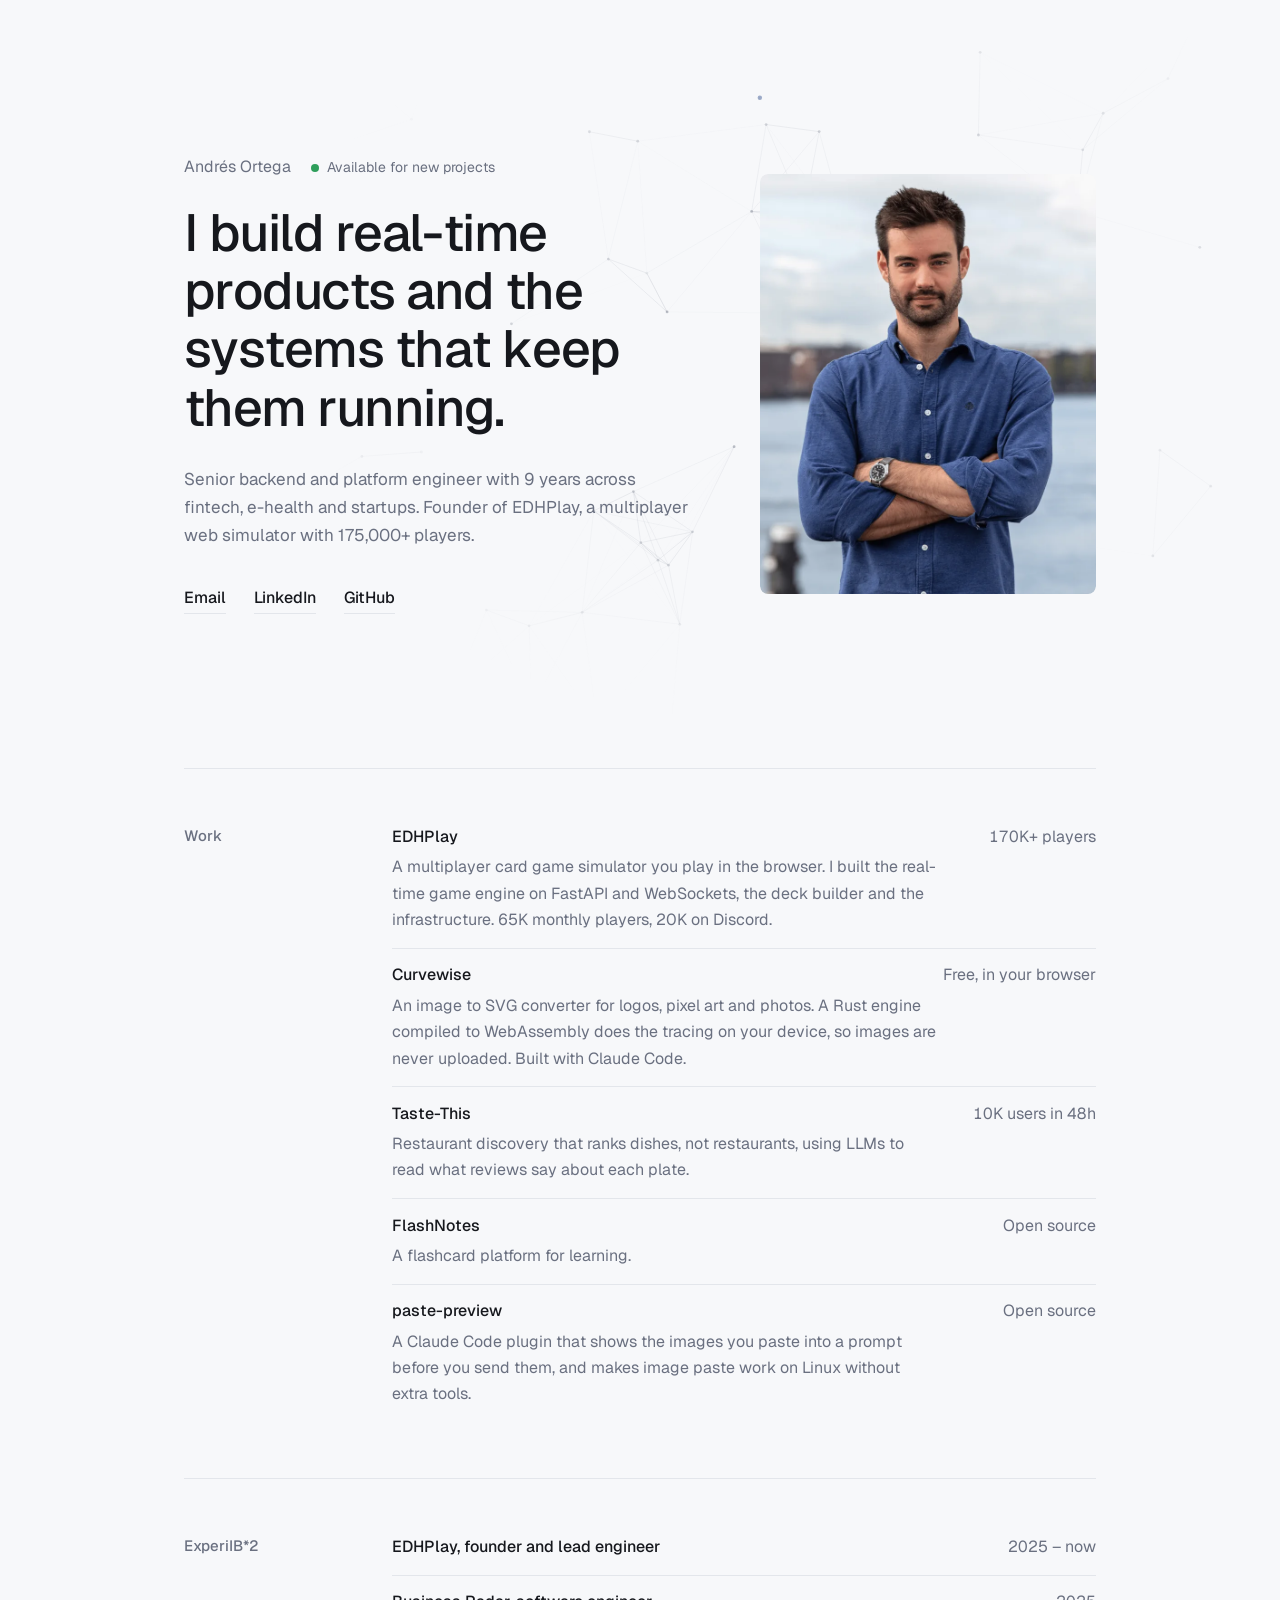
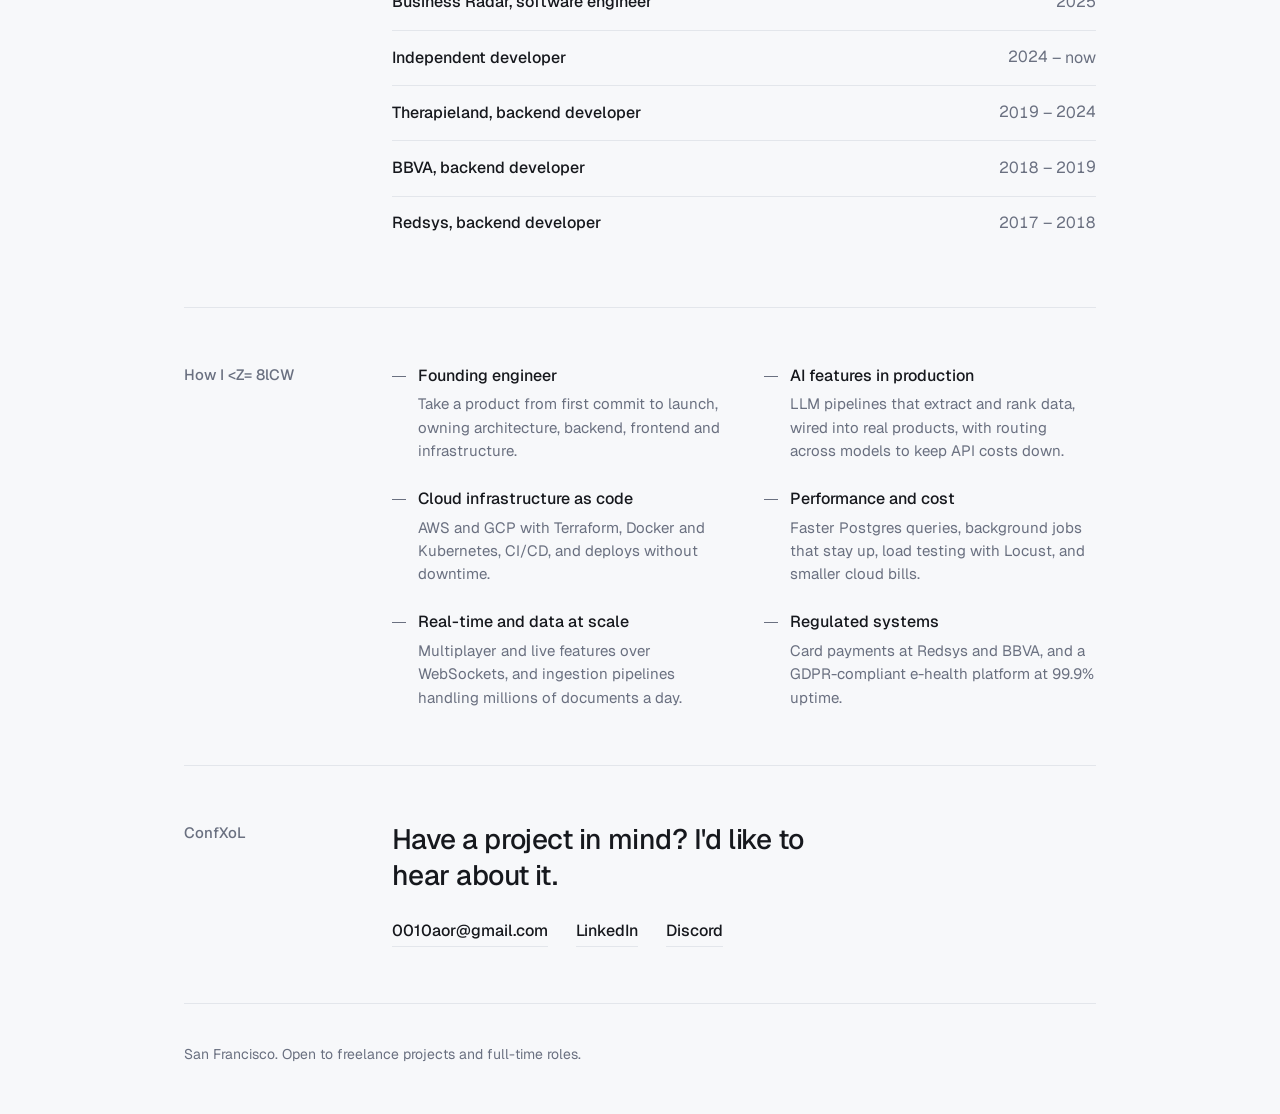
<file: index.html>
<!doctype html>
<html lang="en">
<head>
<meta charset="utf-8">
<meta name="viewport" content="width=device-width, initial-scale=1">
<title>Andrés Ortega, backend engineer and founder of EDHPlay</title>
<meta name="description" content="Andrés Ortega is a senior backend and platform engineer with 9 years in fintech, e-health and startups, and the founder of EDHPlay, a real-time multiplayer platform with 175K+ players. Available for freelance projects and full-time roles.">
<link rel="canonical" href="https://0010aor.github.io/">
<meta name="author" content="Andrés Ortega Rodríguez">
<meta property="og:type" content="profile">
<meta property="og:url" content="https://0010aor.github.io/">
<meta property="og:site_name" content="Andrés Ortega">
<meta property="og:title" content="Andrés Ortega, backend and platform engineer">
<meta property="og:description" content="I build real-time products and the systems that keep them running. Founder of EDHPlay, 175K+ players.">
<meta property="og:image" content="https://0010aor.github.io/og.jpg">
<meta property="og:image:width" content="1200">
<meta property="og:image:height" content="630">
<meta property="og:image:alt" content="Andrés Ortega, backend and platform engineer">
<meta property="profile:first_name" content="Andrés">
<meta property="profile:last_name" content="Ortega">
<meta name="twitter:card" content="summary_large_image">
<meta name="twitter:title" content="Andrés Ortega, backend and platform engineer">
<meta name="twitter:description" content="I build real-time products and the systems that keep them running. Founder of EDHPlay, 175K+ players.">
<meta name="twitter:image" content="https://0010aor.github.io/og.jpg">
<meta name="theme-color" content="#f7f8fa" media="(prefers-color-scheme: light)">
<meta name="theme-color" content="#101216" media="(prefers-color-scheme: dark)">
<script type="application/ld+json">
{
  "@context": "https://schema.org",
  "@type": "Person",
  "name": "Andrés Ortega Rodríguez",
  "alternateName": "Andrés Ortega",
  "url": "https://0010aor.github.io/",
  "image": "https://0010aor.github.io/andres.webp",
  "jobTitle": "Senior Backend and Platform Engineer",
  "worksFor": { "@type": "Organization", "name": "EDHPlay", "url": "https://edhplay.com" },
  "address": { "@type": "PostalAddress", "addressLocality": "San Francisco", "addressRegion": "CA", "addressCountry": "US" },
  "alumniOf": { "@type": "CollegeOrUniversity", "name": "University of Jaén" },
  "knowsAbout": ["Python", "FastAPI", "Django", "TypeScript", "React", "PostgreSQL", "WebSockets", "AWS", "Kubernetes", "LLM integration"],
  "sameAs": ["https://www.linkedin.com/in/0010aor/", "https://github.com/0010aor"]
}
</script>
<link rel="icon" href="favicon.png">
<link rel="preconnect" href="https://fonts.googleapis.com">
<link rel="preconnect" href="https://fonts.gstatic.com" crossorigin>
<link href="https://fonts.googleapis.com/css2?family=Geist:wght@400;500;600&display=swap" rel="stylesheet">
<script>
  if (!matchMedia('(prefers-reduced-motion: reduce)').matches) document.documentElement.classList.add('motion')
</script>
<style>
  :root {
    --ease: cubic-bezier(.16, 1, .3, 1);
    --live: #2e9e5b;
    --bg: #f7f8fa;
    --ink: #16181d;
    --muted: #6a7080;
    --rule: #e3e6eb;
    --accent: #2f4e8c;
    --hover: #eceff4;
  }
  @media (prefers-color-scheme: dark) {
    :root {
      --bg: #101216;
      --ink: #eceef2;
      --muted: #8e95a3;
      --rule: #23262d;
      --accent: #8fa9e0;
      --hover: #171a20;
    }
  }

  * { box-sizing: border-box; }
  html { -webkit-text-size-adjust: 100%; }
  body {
    margin: 0;
    background: var(--bg);
    color: var(--ink);
    font: 400 1rem/1.65 'Geist', system-ui, sans-serif;
    -webkit-font-smoothing: antialiased;
    overflow-x: clip;
  }
  a { color: inherit; text-decoration: none; }
  a:focus-visible { outline: 2px solid var(--accent); outline-offset: 3px; border-radius: 2px; }
  .sr-only { user-select: none; position: absolute; width: 1px; height: 1px; overflow: hidden; clip-path: inset(50%); white-space: nowrap; }

  .progress {
    position: fixed; top: 0; left: 0; right: 0; height: 2px; z-index: 10;
    background: var(--accent); transform-origin: left; transform: scaleX(var(--p, 0));
    pointer-events: none;
  }

  main { max-width: 60rem; margin: 0 auto; padding: 0 1.5rem; }

  .hero {
    position: relative;
    display: grid;
    grid-template-columns: 1fr 21rem;
    gap: 4rem;
    align-items: center;
    min-height: min(88vh, 48rem);
    padding: 4rem 0;
  }
  .hero > * { position: relative; }
  .signal {
    position: absolute; top: 0; bottom: 0; left: 50%; width: 100vw; height: 100%;
    transform: translateX(-50%);
    pointer-events: none;
    -webkit-mask-image: radial-gradient(ellipse 60% 70% at 65% 45%, #000 20%, transparent 75%);
    mask-image: radial-gradient(ellipse 60% 70% at 65% 45%, #000 20%, transparent 75%);
  }
  html.motion .signal { opacity: 0; transition: opacity 2s ease .2s; }
  html.motion .signal.in { opacity: 1; }

  .name-row { display: flex; flex-wrap: wrap; align-items: baseline; gap: .5rem 1.25rem; margin: 0 0 1.5rem; }
  .name { margin: 0; color: var(--muted); font-size: 1rem; font-weight: 400; }
  .status { display: inline-flex; align-items: center; gap: .5rem; font-size: .875rem; color: var(--muted); }
  .status::before {
    content: ''; width: .5rem; height: .5rem; border-radius: 50%; background: var(--live);
    box-shadow: 0 0 0 0 color-mix(in srgb, var(--live) 55%, transparent);
  }
  html.motion .status::before { animation: pulse 2.4s var(--ease) infinite; }
  @keyframes pulse {
    70%, 100% { box-shadow: 0 0 0 .55rem color-mix(in srgb, var(--live) 0%, transparent); }
  }

  .headline {
    margin: 0;
    font-size: clamp(2rem, 4.4vw, 3.25rem);
    line-height: 1.12;
    font-weight: 500;
    letter-spacing: -.03em;
    max-width: 16ch;
  }
  .headline .c { display: inline-block; will-change: transform; }
  .intro { margin: 1.75rem 0 0; max-width: 32rem; color: var(--muted); font-size: 1.0625rem; }

  .split .w { display: inline-block; overflow: hidden; vertical-align: top; padding-bottom: .12em; margin-bottom: -.12em; }
  .split .w > span { display: inline-block; }
  html.motion .split .w > span {
    transform: translateY(115%) rotate(4deg);
    transform-origin: left bottom;
    transition: transform 1.2s var(--ease);
    transition-delay: calc(var(--d, 0ms) + var(--i) * 45ms);
  }
  html.motion .split.in .w > span { transform: none; }

  html.motion .fade { opacity: 0; transform: translateY(10px); transition: opacity 1s var(--ease), transform 1s var(--ease); transition-delay: var(--d, 0ms); }
  html.motion .fade.in { opacity: 1; transform: none; }

  .portrait {
    position: relative;
    border-radius: 8px;
    overflow: hidden;
    transform: perspective(900px) rotateX(var(--rx, 0deg)) rotateY(var(--ry, 0deg));
    will-change: transform;
  }
  .portrait img { width: 100%; height: auto; display: block; transform: translateY(var(--py, 0px)) scale(1.08); }
  .portrait::after {
    content: '';
    position: absolute; inset: 0;
    background: radial-gradient(circle at var(--mx, 50%) var(--my, 30%), rgb(255 255 255 / .35), transparent 50%);
    mix-blend-mode: soft-light;
    opacity: 0;
    transition: opacity .6s var(--ease);
    pointer-events: none;
  }
  .portrait:hover::after { opacity: 1; }
  html.motion .portrait { clip-path: inset(100% 0 0 0 round 8px); transition: clip-path 1.4s var(--ease) .3s; }
  html.motion .portrait img { transform: translateY(var(--py, 0px)) scale(1.25); transition: transform 2s var(--ease) .3s; }
  html.motion .portrait.in { clip-path: inset(0 0 0 0 round 8px); }
  html.motion .portrait.in img { transform: translateY(var(--py, 0px)) scale(1.08); }
  html.motion .portrait.settled img { transition: none; }

  .links { display: flex; flex-wrap: wrap; gap: 1.75rem; margin-top: 2.25rem; }
  .links a {
    display: inline-block;
    font-weight: 500;
    padding-bottom: 3px;
    background:
      linear-gradient(var(--accent), var(--accent)) 0 100% / 0 1px no-repeat,
      linear-gradient(var(--rule), var(--rule)) 0 100% / 100% 1px no-repeat;
    transition: background-size .5s var(--ease), color .3s;
  }
  .links a:hover { color: var(--accent); background-size: 100% 1px, 100% 1px; }

  section {
    position: relative;
    display: grid;
    grid-template-columns: 11rem 1fr;
    gap: 2rem;
    padding: 3.5rem 0;
  }
  h2 { margin: 0; font-size: .9375rem; font-weight: 500; color: var(--muted); }
  section::before, .list li + li::before {
    content: ''; position: absolute; top: 0; left: 0; right: 0; height: 1px;
    background: var(--rule); transform-origin: left;
  }
  html.motion section::before { transform: scaleX(0); transition: transform 1.4s var(--ease); }
  html.motion section.in::before { transform: none; }

  ol, ul { list-style: none; margin: 0; padding: 0; }
  .list li { position: relative; display: grid; grid-template-columns: 1fr auto; gap: .25rem 2rem; padding: .9rem 0; }
  .list li:first-child { padding-top: 0; }
  .list b { font-weight: 500; }
  .list p { grid-column: 1 / -1; margin: 0; color: var(--muted); max-width: 34rem; }
  .list time, .list .meta { color: var(--muted); font-variant-numeric: tabular-nums; white-space: nowrap; }
  html.motion .list li + li::before { transform: scaleX(0); transition: transform 1.1s var(--ease); transition-delay: calc(200ms + var(--i) * 90ms); }
  html.motion section.in .list li + li::before { transform: none; }

  .work li { transition: opacity .5s var(--ease); }
  .work:hover li:not(:hover) { opacity: .3; }
  .work li a::after { content: ''; position: absolute; inset: 0; }
  .work li b { display: inline-block; transition: transform .7s var(--ease), color .4s; }
  .work li:hover b { transform: translateX(.5rem); }
  .work li:has(a):hover b { color: var(--accent); }
  .work li p { transition: color .4s; }
  .work li:hover p { color: var(--ink); }

  .roll { display: inline-grid; overflow: hidden; height: 1.65em; text-align: right; }
  .roll > span { grid-area: 1 / 1; transition: transform .6s var(--ease); }
  .roll > span + span { transform: translateY(105%); color: var(--accent); }
  .work li:hover .roll > span:first-child { transform: translateY(-105%); }
  .work li:hover .roll > span + span { transform: none; }

  .preview {
    position: fixed; left: 0; top: 0; z-index: 5;
    width: 18rem; aspect-ratio: 16 / 9;
    border-radius: 10px; overflow: hidden;
    pointer-events: none;
    box-shadow: 0 24px 60px -20px rgb(22 24 29 / .35);
    transform: translate(var(--x, 0px), var(--y, 0px)) translate(-50%, var(--oy, 0px)) rotate(var(--r, 0deg)) scale(var(--s, .6));
    transform-origin: 50% 50%;
    opacity: 0;
    transition: opacity .35s var(--ease);
  }
  .preview.on { opacity: 1; }
  .preview img {
    position: absolute; inset: 0; width: 100%; height: 100%; object-fit: cover;
    clip-path: inset(100% 0 0 0);
    transform: scale(1.2);
    transition: clip-path .7s var(--ease), transform 1s var(--ease);
  }
  .preview img.active { clip-path: inset(0 0 0 0); transform: none; }

  .odo { display: inline-flex; overflow: hidden; height: 1.65em; vertical-align: top; }
  .odo .col { display: flex; flex-direction: column; transform: translateY(calc(var(--n) * -1.65em)); }
  .odo .col span { height: 1.65em; }
  html.motion .odo .col { transform: translateY(0); transition: transform 1.6s var(--ease); transition-delay: calc(300ms + var(--i) * 90ms + var(--k) * 60ms); }
  html.motion section.in .odo .col { transform: translateY(calc(var(--n) * -1.65em)); }

  html.motion section h2, html.motion .list li > *, html.motion .offer li {
    opacity: 0; transition: opacity .9s var(--ease); transition-delay: calc(150ms + var(--i, 0) * 90ms);
  }
  html.motion section.in h2, html.motion section.in .list li > *, html.motion section.in .offer li { opacity: 1; }
  html.motion .list li > time { opacity: 1; }

  .offer { display: grid; grid-template-columns: 1fr 1fr; gap: 1.5rem 2.5rem; }
  .offer li { display: flex; gap: .75rem; }
  .offer b { display: block; font-weight: 500; }
  .offer span { display: block; color: var(--muted); font-size: .9375rem; line-height: 1.55; margin-top: .2rem; }
  .offer li::before { content: ''; flex: none; width: .9rem; height: 1px; margin-top: .8em; background: var(--muted); transform-origin: left; }
  html.motion .offer li::before { transform: scaleX(0); transition: transform .8s var(--ease); transition-delay: calc(250ms + var(--i) * 90ms); }
  html.motion section.in .offer li::before { transform: none; }

  .contact p { margin: 0; font-size: clamp(1.375rem, 3vw, 1.75rem); line-height: 1.3; letter-spacing: -.02em; font-weight: 500; max-width: 22ch; }
  .contact .links { margin-top: 1.5rem; }

  footer { position: relative; max-width: 60rem; margin: 0 auto; padding: 2.5rem 1.5rem 3rem; color: var(--muted); font-size: .875rem; }
  footer::before { content: ''; position: absolute; top: 0; left: 1.5rem; right: 1.5rem; height: 1px; background: var(--rule); }

  @media (max-width: 760px) {
    .hero { grid-template-columns: 1fr; gap: 2.5rem; min-height: 0; padding: 2.5rem 0 3.5rem; }
    .portrait { max-width: 15rem; order: -1; }
    section { grid-template-columns: 1fr; gap: 1.25rem; padding: 2.75rem 0; }
    .offer { grid-template-columns: 1fr; }
  }
</style>
</head>
<body>
<div class="progress" aria-hidden="true"></div>
<main>
  <header class="hero">
    <canvas class="signal" aria-hidden="true"></canvas>
    <div>
      <div class="name-row fade">
        <h1 class="name" data-scramble>Andrés Ortega</h1>
        <span class="status">Available for new projects</span>
      </div>
      <p class="headline split" style="--d: 150ms">I build real-time products and the systems that keep them running.</p>
      <p class="intro fade" style="--d: 650ms">Senior backend and platform engineer with 9 years across fintech, e-health and startups. Founder of EDHPlay, a multiplayer web simulator with 175,000+ players.</p>
      <nav class="links fade" style="--d: 800ms" aria-label="Contact">
        <a href="mailto:0010aor@gmail.com?subject=Project%20inquiry">Email</a>
        <a href="https://www.linkedin.com/in/0010aor/" target="_blank" rel="noopener">LinkedIn</a>
        <a href="https://github.com/0010aor" target="_blank" rel="noopener">GitHub</a>
      </nav>
    </div>
    <div class="portrait"><img src="andres.webp" width="800" height="1001" alt="Portrait of Andrés Ortega" fetchpriority="high"></div>
  </header>

  <section aria-labelledby="work">
    <h2 id="work" data-scramble>Work</h2>
    <ul class="list work">
      <li>
        <a href="https://edhplay.com" target="_blank" rel="noopener" data-preview="preview-edhplay.webp"><b>EDHPlay</b></a>
        <span class="meta roll"><span data-count="175" data-suffix="K+ players">175K+ players</span><span aria-hidden="true">edhplay.com</span></span>
        <p>A multiplayer card game simulator you play in the browser. I built the real-time game engine on FastAPI and WebSockets, the deck builder and the infrastructure. 65K monthly players, 20K on Discord.</p>
      </li>
      <li>
        <a href="https://0010aor.github.io/curvewise/" target="_blank" rel="noopener" data-preview="preview-curvewise.webp"><b>Curvewise</b></a>
        <span class="meta roll"><span>Free, in your browser</span><span aria-hidden="true">0010aor.github.io/curvewise</span></span>
        <p>An image to SVG converter for logos, pixel art and photos. A Rust engine compiled to WebAssembly does the tracing on your device, so images are never uploaded. Built with Claude Code.</p>
      </li>
      <li>
        <b>Taste-This</b>
        <span class="meta">10K users in 48h</span>
        <p>Restaurant discovery that ranks dishes, not restaurants, using LLMs to read what reviews say about each plate.</p>
      </li>
      <li>
        <a href="https://flash-notes.com" target="_blank" rel="noopener" data-preview="preview-flashnotes.webp"><b>FlashNotes</b></a>
        <span class="meta roll"><span>Open source</span><span aria-hidden="true">flash-notes.com</span></span>
        <p>A flashcard platform for learning.</p>
      </li>
      <li>
        <a href="https://github.com/0010aor/claude-paste-preview" target="_blank" rel="noopener" data-preview="preview-paste-preview.webp"><b>paste-preview</b></a>
        <span class="meta roll"><span>Open source</span><span aria-hidden="true">github.com/0010aor</span></span>
        <p>A Claude Code plugin that shows the images you paste into a prompt before you send them, and makes image paste work on Linux without extra tools.</p>
      </li>
    </ul>
  </section>

  <section aria-labelledby="experience">
    <h2 id="experience" data-scramble>Experience</h2>
    <ol class="list">
      <li><b>EDHPlay, founder and lead engineer</b><time>2025 – now</time></li>
      <li><b>Business Radar, software engineer</b><time>2025</time></li>
      <li><b>Independent developer</b><time>2024 – now</time></li>
      <li><b>Therapieland, backend developer</b><time>2019 – 2024</time></li>
      <li><b>BBVA, backend developer</b><time>2018 – 2019</time></li>
      <li><b>Redsys, backend developer</b><time>2017 – 2018</time></li>
    </ol>
  </section>

  <section aria-labelledby="help">
    <h2 id="help" data-scramble>How I can help</h2>
    <ul class="offer">
      <li><div><b>Founding engineer</b><span>Take a product from first commit to launch, owning architecture, backend, frontend and infrastructure.</span></div></li>
      <li><div><b>AI features in production</b><span>LLM pipelines that extract and rank data, wired into real products, with routing across models to keep API costs down.</span></div></li>
      <li><div><b>Cloud infrastructure as code</b><span>AWS and GCP with Terraform, Docker and Kubernetes, CI/CD, and deploys without downtime.</span></div></li>
      <li><div><b>Performance and cost</b><span>Faster Postgres queries, background jobs that stay up, load testing with Locust, and smaller cloud bills.</span></div></li>
      <li><div><b>Real-time and data at scale</b><span>Multiplayer and live features over WebSockets, and ingestion pipelines handling millions of documents a day.</span></div></li>
      <li><div><b>Regulated systems</b><span>Card payments at Redsys and BBVA, and a GDPR-compliant e-health platform at 99.9% uptime.</span></div></li>
    </ul>
  </section>

  <section class="contact" aria-labelledby="contact">
    <h2 id="contact" data-scramble>Contact</h2>
    <div>
      <p>Have a project in mind? I'd like to hear about it.</p>
      <nav class="links" aria-label="Contact">
        <a href="mailto:0010aor@gmail.com?subject=Project%20inquiry">0010aor@gmail.com</a>
        <a href="https://www.linkedin.com/in/0010aor/" target="_blank" rel="noopener">LinkedIn</a>
        <a href="https://discord.com/users/250268604782739456" target="_blank" rel="noopener">Discord</a>
      </nav>
    </div>
  </section>
</main>
<footer>San Francisco. Open to freelance projects and full-time roles.</footer>
<script>
(() => {
  const root = document.documentElement
  const motion = root.classList.contains('motion')
  const finePointer = matchMedia('(hover: hover) and (pointer: fine)').matches
  const $ = (s, el = document) => el.querySelector(s)
  const $$ = (s, el = document) => [...el.querySelectorAll(s)]

  const withScreenReaderLabel = (el) => {
    const text = el.textContent.trim()
    const label = document.createElement('span')
    label.className = 'sr-only'
    label.textContent = text
    el.textContent = ''
    el.append(label)
    return text
  }

  const splitWords = (el) => {
    const words = withScreenReaderLabel(el).split(/\s+/)
    words.forEach((word, i) => {
      const outer = document.createElement('span')
      outer.className = 'w'
      outer.setAttribute('aria-hidden', 'true')
      outer.style.setProperty('--i', i)
      const inner = document.createElement('span')
      inner.style.setProperty('--i', i)
      for (const ch of word) {
        const c = document.createElement('span')
        c.className = 'c'
        c.textContent = ch
        inner.append(c)
      }
      outer.append(inner)
      el.append(outer, i < words.length - 1 ? ' ' : '')
    })
  }

  const buildOdometer = (el) => {
    const text = withScreenReaderLabel(el)
    const row = el.closest('li')
    const rowIndex = row ? Number(row.style.getPropertyValue('--i')) || 0 : 0
    let k = 0
    for (const ch of text) {
      if (!/\d/.test(ch)) {
        const s = document.createElement('span')
        s.setAttribute('aria-hidden', 'true')
        s.textContent = ch
        el.append(s)
        continue
      }
      const odo = document.createElement('span')
      odo.className = 'odo'
      odo.setAttribute('aria-hidden', 'true')
      const col = document.createElement('span')
      col.className = 'col'
      col.style.setProperty('--n', Number(ch) + 10)
      col.style.setProperty('--i', rowIndex)
      col.style.setProperty('--k', k++)
      for (let d = 0; d < 20; d++) {
        const s = document.createElement('span')
        s.textContent = d % 10
        col.append(s)
      }
      odo.append(col)
      el.append(odo)
    }
  }

  const GLYPHS = 'ABCDEFGHIJKLMNOPQRSTUVWXYZabcdefghijklmnopqrstuvwxyz0123456789#%&*+=<>/'
  const scramble = (el, duration = 900) => {
    const text = el.dataset.text
    const start = performance.now()
    const tick = (now) => {
      const t = Math.min(1, (now - start) / duration)
      let out = ''
      for (let i = 0; i < text.length; i++) {
        const settleAt = (i / text.length) * 0.7 + 0.25
        out += text[i] === ' ' || t >= settleAt ? text[i] : GLYPHS[(Math.random() * GLYPHS.length) | 0]
      }
      el.lastChild.textContent = out
      if (t < 1) requestAnimationFrame(tick)
    }
    requestAnimationFrame(tick)
  }

  const prepareScramble = (el) => {
    const text = withScreenReaderLabel(el)
    el.dataset.text = text
    const visible = document.createElement('span')
    visible.setAttribute('aria-hidden', 'true')
    visible.textContent = text
    el.append(visible)
  }

  const countUp = (el) => {
    const target = Number(el.dataset.count)
    const suffix = el.dataset.suffix
    const start = performance.now()
    const tick = (now) => {
      const t = Math.min(1, (now - start) / 1800)
      el.textContent = Math.round(target * (1 - Math.pow(1 - t, 4))) + suffix
      if (t < 1) requestAnimationFrame(tick)
    }
    requestAnimationFrame(tick)
  }

  const indexRows = () => {
    $$('section').forEach((section) => {
      $$('.list li, .offer li', section).forEach((li, i) => {
        li.style.setProperty('--i', i)
        $$(':scope > *', li).forEach((child) => child.style.setProperty('--i', i))
      })
    })
  }

  const startSignal = () => {
    const canvas = $('.signal')
    const ctx = canvas.getContext('2d')
    const css = getComputedStyle(root)
    const accent = () => css.getPropertyValue('--accent').trim()
    const ink = () => css.getPropertyValue('--muted').trim()
    let w = 0, h = 0, dpr = 1, nodes = [], packets = [], pulses = []
    const pointer = { x: -9999, y: -9999, active: false }
    const LINK = 150

    const resize = () => {
      dpr = Math.min(2, devicePixelRatio || 1)
      w = canvas.clientWidth
      h = canvas.clientHeight
      canvas.width = w * dpr
      canvas.height = h * dpr
      ctx.setTransform(dpr, 0, 0, dpr, 0, 0)
      const count = Math.round(Math.min(90, (w * h) / 14000))
      nodes = Array.from({ length: count }, (_, i) => ({
        bx: Math.random() * w, by: Math.random() * h,
        ax: 10 + Math.random() * 30, ay: 10 + Math.random() * 30,
        sx: .00008 + Math.random() * .00018, sy: .00008 + Math.random() * .00018,
        ph: Math.random() * Math.PI * 2, x: 0, y: 0, born: i * 18,
      }))
    }

    const neighbours = (a) => nodes.filter((b) => b !== a && Math.hypot(a.x - b.x, a.y - b.y) < LINK)

    const spawnPacket = (now) => {
      const from = nodes[(Math.random() * nodes.length) | 0]
      const options = neighbours(from)
      if (!options.length) return
      const to = options[(Math.random() * options.length) | 0]
      packets.push({ from, to, start: now, dur: 700 + Math.random() * 600, hops: 2 + ((Math.random() * 3) | 0) })
    }

    let last = 0, nextPacket = 0, running = true, t0 = performance.now()
    const frame = (now) => {
      if (!running) return
      const age = now - t0
      ctx.clearRect(0, 0, w, h)
      for (const n of nodes) {
        n.x = n.bx + Math.sin(now * n.sx + n.ph) * n.ax
        n.y = n.by + Math.cos(now * n.sy + n.ph) * n.ay
        if (pointer.active) {
          const dx = n.x - pointer.x, dy = n.y - pointer.y, d = Math.hypot(dx, dy)
          if (d < 120 && d > 0) { n.x += (dx / d) * (120 - d) * .25; n.y += (dy / d) * (120 - d) * .25 }
        }
      }
      ctx.lineWidth = 1
      const a = accent(), m = ink()
      for (let i = 0; i < nodes.length; i++) {
        const p = nodes[i]
        const pv = Math.min(1, Math.max(0, (age - p.born) / 600))
        if (!pv) continue
        for (let j = i + 1; j < nodes.length; j++) {
          const q = nodes[j]
          const d = Math.hypot(p.x - q.x, p.y - q.y)
          if (d > LINK) continue
          ctx.globalAlpha = (1 - d / LINK) * .22 * pv
          ctx.strokeStyle = m
          ctx.beginPath(); ctx.moveTo(p.x, p.y); ctx.lineTo(q.x, q.y); ctx.stroke()
        }
        if (pointer.active) {
          const d = Math.hypot(p.x - pointer.x, p.y - pointer.y)
          if (d < 200) {
            ctx.globalAlpha = (1 - d / 200) * .5
            ctx.strokeStyle = a
            ctx.beginPath(); ctx.moveTo(p.x, p.y); ctx.lineTo(pointer.x, pointer.y); ctx.stroke()
          }
        }
        ctx.globalAlpha = .45 * pv
        ctx.fillStyle = m
        ctx.beginPath(); ctx.arc(p.x, p.y, 1.4, 0, Math.PI * 2); ctx.fill()
      }
      if (age > 900 && now > nextPacket) { spawnPacket(now); nextPacket = now + 180 + Math.random() * 260 }
      packets = packets.filter((pk) => {
        const t = Math.min(1, (now - pk.start) / pk.dur)
        const e = t < .5 ? 4 * t * t * t : 1 - Math.pow(-2 * t + 2, 3) / 2
        const x = pk.from.x + (pk.to.x - pk.from.x) * e
        const y = pk.from.y + (pk.to.y - pk.from.y) * e
        const tail = Math.max(0, e - .18)
        const tx = pk.from.x + (pk.to.x - pk.from.x) * tail
        const ty = pk.from.y + (pk.to.y - pk.from.y) * tail
        const grad = ctx.createLinearGradient(tx, ty, x, y)
        grad.addColorStop(0, 'transparent'); grad.addColorStop(1, a)
        ctx.globalAlpha = .9
        ctx.strokeStyle = grad; ctx.lineWidth = 1.6
        ctx.beginPath(); ctx.moveTo(tx, ty); ctx.lineTo(x, y); ctx.stroke()
        ctx.lineWidth = 1
        ctx.fillStyle = a
        ctx.beginPath(); ctx.arc(x, y, 2.2, 0, Math.PI * 2); ctx.fill()
        if (t < 1) return true
        pulses.push({ x: pk.to.x, y: pk.to.y, start: now })
        if (pk.hops > 1) {
          const options = neighbours(pk.to).filter((n) => n !== pk.from)
          if (options.length) {
            const to = options[(Math.random() * options.length) | 0]
            packets.push({ from: pk.to, to, start: now, dur: pk.dur, hops: pk.hops - 1 })
          }
        }
        return false
      })
      pulses = pulses.filter((pu) => {
        const t = (now - pu.start) / 900
        if (t >= 1) return false
        ctx.globalAlpha = (1 - t) * .6
        ctx.strokeStyle = a
        ctx.beginPath(); ctx.arc(pu.x, pu.y, 2 + t * 14, 0, Math.PI * 2); ctx.stroke()
        return true
      })
      ctx.globalAlpha = 1
      requestAnimationFrame(frame)
    }

    resize()
    addEventListener('resize', resize)
    if (finePointer) {
      const hero = $('.hero')
      hero.addEventListener('pointermove', (e) => {
        const r = canvas.getBoundingClientRect()
        pointer.x = e.clientX - r.left; pointer.y = e.clientY - r.top; pointer.active = true
      })
      hero.addEventListener('pointerleave', () => { pointer.active = false })
    }
    const setRunning = (on) => {
      if (on === running) return
      running = on
      if (on) requestAnimationFrame(frame)
    }
    new IntersectionObserver(([e]) => setRunning(e.isIntersecting && !document.hidden)).observe(canvas)
    document.addEventListener('visibilitychange', () => setRunning(!document.hidden))
    requestAnimationFrame(frame)
    canvas.classList.add('in')
  }

  const headlineWave = () => {
    if (!finePointer) return
    const headline = $('.headline')
    const chars = $$('.c', headline)
    let centres = []
    let pointer = null
    let frame = null
    const measure = () => {
      centres = chars.map((c) => {
        const r = c.getBoundingClientRect()
        return { x: r.left + r.width / 2 + scrollX, y: r.top + r.height / 2 + scrollY }
      })
    }
    const render = () => {
      frame = null
      chars.forEach((c, i) => {
        if (!pointer) { c.style.transform = ''; c.style.color = ''; return }
        const d = Math.hypot(centres[i].x - pointer.x, centres[i].y - pointer.y)
        const f = Math.max(0, 1 - d / 140)
        const e = f * f * (3 - 2 * f)
        c.style.transform = e ? `translateY(${(-e * 0.14).toFixed(3)}em) scale(${(1 + e * .08).toFixed(3)})` : ''
        c.style.color = e ? `color-mix(in srgb, var(--accent) ${Math.round(e * 100)}%, var(--ink))` : ''
      })
    }
    const schedule = () => { if (!frame) frame = requestAnimationFrame(render) }
    headline.addEventListener('pointerenter', measure)
    headline.addEventListener('pointermove', (e) => { pointer = { x: e.pageX, y: e.pageY }; schedule() })
    headline.addEventListener('pointerleave', () => { pointer = null; schedule() })
    chars.forEach((c) => { c.style.transition = 'transform .35s var(--ease), color .35s' })
  }

  const tiltPortrait = () => {
    if (!finePointer) return
    const portrait = $('.portrait')
    let target = { x: 0, y: 0 }, current = { x: 0, y: 0 }, frame = null
    const step = () => {
      current.x += (target.x - current.x) * .12
      current.y += (target.y - current.y) * .12
      portrait.style.setProperty('--rx', `${(-current.y * 8).toFixed(2)}deg`)
      portrait.style.setProperty('--ry', `${(current.x * 8).toFixed(2)}deg`)
      const settled = Math.abs(target.x - current.x) < .001 && Math.abs(target.y - current.y) < .001
      frame = settled ? null : requestAnimationFrame(step)
    }
    const kick = () => { if (!frame) frame = requestAnimationFrame(step) }
    portrait.addEventListener('pointermove', (e) => {
      const r = portrait.getBoundingClientRect()
      const px = (e.clientX - r.left) / r.width, py = (e.clientY - r.top) / r.height
      target = { x: px - .5, y: py - .5 }
      portrait.style.setProperty('--mx', `${px * 100}%`)
      portrait.style.setProperty('--my', `${py * 100}%`)
      kick()
    })
    portrait.addEventListener('pointerleave', () => { target = { x: 0, y: 0 }; kick() })
  }

  const projectPreviews = () => {
    if (!finePointer) return
    const links = $$('.work a[data-preview]')
    const preview = document.createElement('div')
    preview.className = 'preview'
    preview.setAttribute('aria-hidden', 'true')
    const images = new Map(links.map((a) => {
      const img = new Image()
      img.src = a.dataset.preview
      img.alt = ''
      preview.append(img)
      return [a.closest('li'), img]
    }))
    document.body.append(preview)

    let target = { x: 0, y: 0 }, pos = null, scale = .6, targetScale = .6, frame = null, visible = false, offset = null
    const GAP = 20
    const step = () => {
      if (!pos) pos = { ...target }
      const vx = (target.x - pos.x) * .16
      pos.x += vx
      pos.y += (target.y - pos.y) * .16
      scale += (targetScale - scale) * .14
      const tilt = Math.max(-10, Math.min(10, vx * .6))
      const h = preview.offsetHeight
      const targetOffset = pos.y - h - GAP > 12 ? -h - GAP : GAP
      offset = offset === null ? targetOffset : offset + (targetOffset - offset) * .16
      preview.style.setProperty('--oy', `${offset.toFixed(1)}px`)
      preview.style.setProperty('--x', `${pos.x.toFixed(1)}px`)
      preview.style.setProperty('--y', `${pos.y.toFixed(1)}px`)
      preview.style.setProperty('--r', `${tilt.toFixed(2)}deg`)
      preview.style.setProperty('--s', scale.toFixed(3))
      const still = Math.abs(target.x - pos.x) < .2 && Math.abs(target.y - pos.y) < .2 && Math.abs(targetScale - scale) < .002 && Math.abs(targetOffset - offset) < .2
      frame = still && !visible ? null : requestAnimationFrame(step)
    }
    const kick = () => { if (!frame) frame = requestAnimationFrame(step) }

    const show = (img, e) => {
      target = { x: e.clientX, y: e.clientY }
      if (!visible) { pos = { ...target }; offset = null }
      images.forEach((other) => other.classList.toggle('active', other === img))
      visible = true
      targetScale = 1
      preview.classList.add('on')
      kick()
    }

    images.forEach((img, li) => {
      li.addEventListener('pointerenter', (e) => show(img, e))
      li.addEventListener('pointermove', (e) => {
        if (!visible) return show(img, e)
        target = { x: e.clientX, y: e.clientY }
        kick()
      })
      li.addEventListener('pointerleave', () => {
        visible = false
        targetScale = .6
        preview.classList.remove('on')
        img.classList.remove('active')
        kick()
      })
    })
    addEventListener('scroll', () => {
      if (!visible) return
      visible = false
      targetScale = .6
      preview.classList.remove('on')
      images.forEach((img) => img.classList.remove('active'))
    }, { passive: true })
  }

  const scrollEffects = () => {
    const bar = $('.progress')
    const portrait = $('.portrait')
    let frame = null
    const update = () => {
      frame = null
      const max = document.documentElement.scrollHeight - innerHeight
      bar.style.setProperty('--p', max > 0 ? (scrollY / max).toFixed(4) : 0)
      const r = portrait.getBoundingClientRect()
      const centre = (r.top + r.height / 2 - innerHeight / 2) / innerHeight
      portrait.style.setProperty('--py', `${(centre * -28).toFixed(1)}px`)
    }
    addEventListener('scroll', () => { if (!frame) frame = requestAnimationFrame(update) }, { passive: true })
    update()
  }

  const revealOnScroll = () => {
    const observer = new IntersectionObserver((entries) => {
      entries.forEach((entry) => {
        if (!entry.isIntersecting) return
        const el = entry.target
        el.classList.add('in')
        $$('.split', el).forEach((s) => s.classList.add('in'))
        $$('[data-scramble]', el).forEach((s) => setTimeout(() => scramble(s, 700), 100))
        $$('[data-count]', el).forEach((c) => setTimeout(() => countUp(c), 300))
        observer.unobserve(el)
      })
    }, { rootMargin: '0px 0px -12% 0px' })
    $$('main section').forEach((section) => observer.observe(section))
  }

  const revealHero = () => {
    $$('.hero .fade, .hero .split, .portrait').forEach((el) => el.classList.add('in'))
    scramble($('.hero [data-scramble]'), 1100)
    setTimeout(() => $('.portrait').classList.add('settled'), 2400)
  }

  $$('.split').forEach(splitWords)
  $$('[data-scramble]').forEach(prepareScramble)
  indexRows()
  $$('.list time').forEach(buildOdometer)
  if (!motion) return

  $$('[data-count]').forEach((el) => { el.textContent = `0${el.dataset.suffix}` })
  tiltPortrait()
  headlineWave()
  projectPreviews()
  scrollEffects()

  const img = $('.portrait img')
  const fontsReady = document.fonts ? document.fonts.ready : Promise.resolve()
  const imageReady = img.decode ? img.decode().catch(() => {}) : Promise.resolve()
  const timeout = new Promise((resolve) => setTimeout(resolve, 900))
  Promise.race([Promise.all([fontsReady, imageReady]), timeout]).then(() => {
    requestAnimationFrame(() => requestAnimationFrame(() => {
      startSignal()
      revealHero()
      revealOnScroll()
    }))
  })
})()
</script>
</body>
</html>
</file>
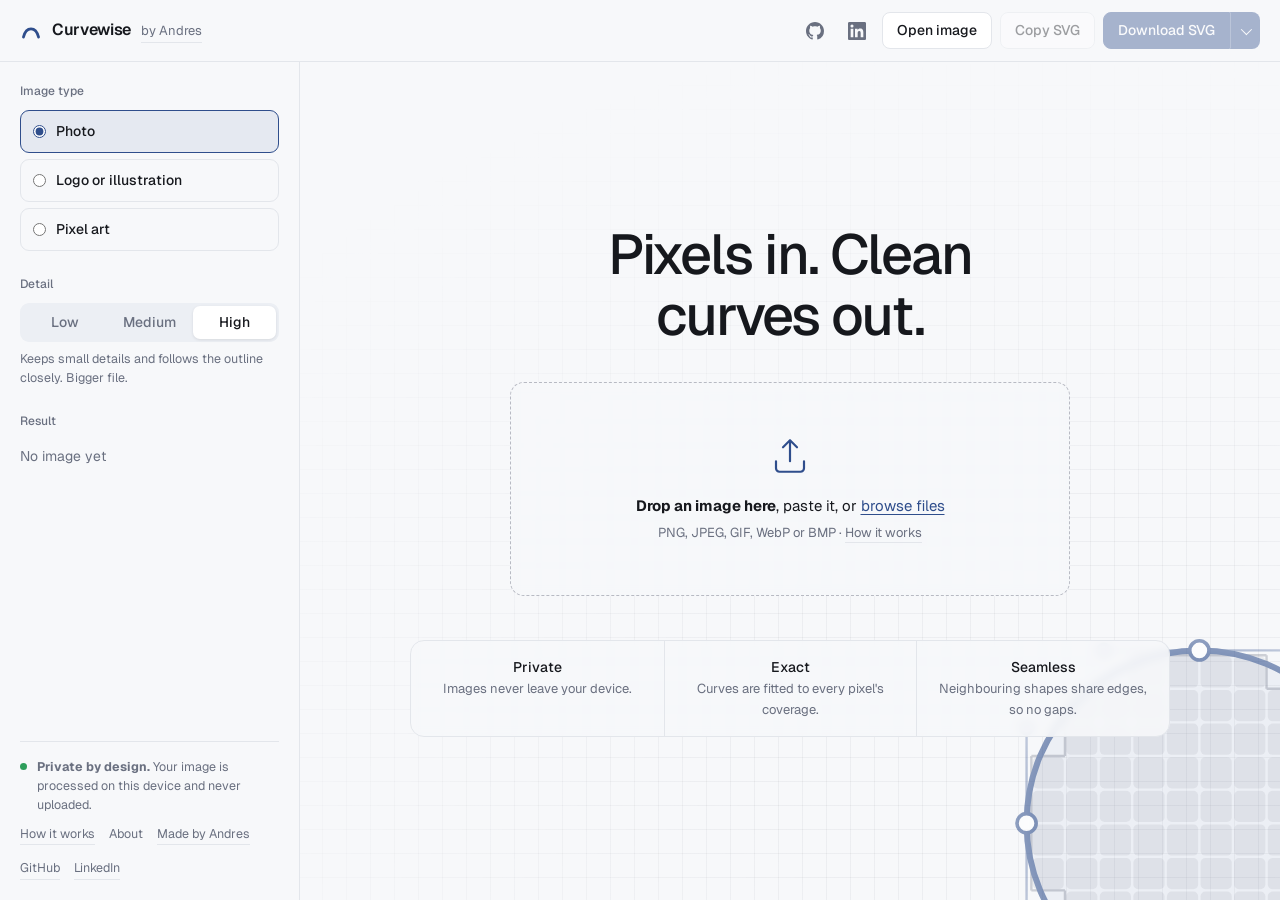
<file: curvewise/index.html>
<!doctype html>
<html lang="en">
  <head>
    <meta charset="UTF-8" />
    <meta name="viewport" content="width=device-width, initial-scale=1" />
    <title>Curvewise: free image to SVG converter that runs in your browser</title>
    <meta name="description" content="Convert PNG, JPG and other images to clean SVG vectors for free. Curvewise traces logos, icons, pixel art and photos on your device, with no upload and no sign-up." />
    <link rel="canonical" href="https://0010aor.github.io/curvewise/" />
    <meta name="theme-color" content="#2f4e8c" />
    <meta property="og:type" content="website" />
    <meta property="og:site_name" content="Curvewise" />
    <meta property="og:title" content="Curvewise: free image to SVG converter" />
    <meta property="og:description" content="Turn PNG and JPG images into clean SVG vectors, privately in your browser." />
    <meta property="og:url" content="https://0010aor.github.io/curvewise/" />
    <meta property="og:image" content="https://0010aor.github.io/curvewise/og.png" />
    <meta property="og:image:width" content="1200" />
    <meta property="og:image:height" content="630" />
    <meta name="twitter:card" content="summary_large_image" />
    <script type="application/ld+json">
      {
        "@context": "https://schema.org",
        "@type": "WebApplication",
        "name": "Curvewise",
        "url": "https://0010aor.github.io/curvewise/",
        "description": "Free image to SVG converter. Traces logos, icons, pixel art and photos into vector shapes on your device.",
        "applicationCategory": "DesignApplication",
        "operatingSystem": "Any",
        "browserRequirements": "Requires a modern browser with WebAssembly",
        "offers": { "@type": "Offer", "price": "0", "priceCurrency": "USD" },
        "creator": { "@type": "Person", "name": "Andres", "url": "https://0010aor.github.io/" }
      }
    </script>
    <link rel="icon" href="data:image/svg+xml,%3Csvg xmlns='http://www.w3.org/2000/svg' viewBox='0 0 32 32'%3E%3Cpath d='M5 25C9 9 23 9 27 25' fill='none' stroke='%232f4e8c' stroke-width='4' stroke-linecap='round'/%3E%3C/svg%3E" />
    <link rel="manifest" href="./manifest.webmanifest" />
    <link rel="apple-touch-icon" href="./icon-192.png" />
    <link rel="preconnect" href="https://fonts.googleapis.com" />
    <link rel="preconnect" href="https://fonts.gstatic.com" crossorigin />
    <link href="https://fonts.googleapis.com/css2?family=Geist:wght@400;500;600&display=swap" rel="stylesheet" />
    <script>
      if (!matchMedia('(prefers-reduced-motion: reduce)').matches) document.documentElement.classList.add('motion')
    </script>
    <script type="module" crossorigin src="./assets/main-BiDWy7X0.js"></script>
    <link rel="modulepreload" crossorigin href="./assets/motion-CpNFR_lh.js">
    <link rel="stylesheet" crossorigin href="./assets/main-CWFYL4Lv.css">
  </head>
  <body>
    <div class="job-line" id="jobLine" aria-hidden="true"></div>

    <header class="topbar">
      <div class="brand">
        <svg class="mark" viewBox="0 0 32 32" aria-hidden="true"><path d="M5 25C9 9 23 9 27 25" /></svg>
        <span class="brand-name">Curvewise</span>
        <a class="byline underline" href="https://0010aor.github.io/" target="_blank" rel="noopener">by Andres</a>
      </div>
      <div class="actions">
        <a class="icon-link" href="https://github.com/0010aor" target="_blank" rel="noopener" aria-label="Andres on GitHub" title="Andres on GitHub">
          <svg viewBox="0 0 16 16" aria-hidden="true"><path d="M8 0C3.58 0 0 3.58 0 8c0 3.54 2.29 6.53 5.47 7.59.4.07.55-.17.55-.38 0-.19-.01-.82-.01-1.49-2.01.37-2.53-.49-2.69-.94-.09-.23-.48-.94-.82-1.13-.28-.15-.68-.52-.01-.53.63-.01 1.08.58 1.23.82.72 1.21 1.87.87 2.33.66.07-.52.28-.87.51-1.07-1.78-.2-3.64-.89-3.64-3.95 0-.87.31-1.59.82-2.15-.08-.2-.36-1.02.08-2.12 0 0 .67-.21 2.2.82.64-.18 1.32-.27 2-.27.68 0 1.36.09 2 .27 1.53-1.04 2.2-.82 2.2-.82.44 1.1.16 1.92.08 2.12.51.56.82 1.27.82 2.15 0 3.07-1.87 3.75-3.65 3.95.29.25.54.73.54 1.48 0 1.07-.01 1.93-.01 2.2 0 .21.15.46.55.38A8.01 8.01 0 0 0 16 8c0-4.42-3.58-8-8-8Z" /></svg>
        </a>
<a class="icon-link" href="https://www.linkedin.com/in/0010aor/" target="_blank" rel="noopener" aria-label="Andres on LinkedIn" title="Andres on LinkedIn">
          <svg viewBox="0 0 24 24" aria-hidden="true"><path d="M20.45 20.45h-3.56v-5.57c0-1.33-.02-3.04-1.85-3.04-1.85 0-2.14 1.45-2.14 2.94v5.67H9.35V9h3.41v1.56h.05c.48-.9 1.64-1.85 3.37-1.85 3.6 0 4.27 2.37 4.27 5.46v6.28ZM5.34 7.43a2.06 2.06 0 1 1 0-4.13 2.06 2.06 0 0 1 0 4.13ZM7.12 20.45H3.56V9h3.56v11.45ZM22.22 0H1.77C.79 0 0 .77 0 1.73v20.54C0 23.23.79 24 1.77 24h20.45c.98 0 1.78-.77 1.78-1.73V1.73C24 .77 23.2 0 22.22 0Z" /></svg>
        </a>
        <label class="button">
          <input id="file" type="file" accept="image/*" class="visually-hidden" />
          Open image
        </label>
        <button id="copy" class="button" disabled>Copy SVG</button>
        <div class="split-button" id="downloadGroup">
          <button id="download" class="button primary" disabled>Download SVG</button>
          <button id="downloadMore" class="button primary more" disabled aria-label="More download options" aria-haspopup="menu" aria-expanded="false"></button>
          <ul class="menu" id="downloadMenu" role="menu" aria-label="Download options" hidden></ul>
        </div>
      </div>
    </header>

    <main class="layout">
      <section class="viewer" id="viewer" aria-label="Preview">
        <div class="drop" id="drop">
          <div class="backdrop" aria-hidden="true"><div class="grid"></div><svg class="demo" id="demo" viewBox="0 0 240 200"></svg></div>
          <div class="hero">
            <div class="hero-copy">
              <h1 class="headline split" data-split style="--d: 120ms">Pixels in. Clean curves out.</h1>
              <div class="drop-card fade" style="--d: 550ms">
                <svg viewBox="0 0 48 48" aria-hidden="true"><path d="M24 6v24m0-24-8 8m8-8 8 8M8 30v8a4 4 0 0 0 4 4h24a4 4 0 0 0 4-4v-8" /></svg>
                <p><strong>Drop an image here</strong>, paste it, or <label class="link">browse files<input id="file2" type="file" accept="image/*" class="visually-hidden" /></label></p>
                <p class="hint">PNG, JPEG, GIF, WebP or BMP · <a class="underline" href="./learn.html">How it works</a></p>
              </div>
            </div>
          </div>
          <ul class="features">
            <li class="fade" style="--d: 850ms"><b>Private</b><span>Images never leave your device.</span></li>
            <li class="fade" style="--d: 950ms"><b>Exact</b><span>Curves are fitted to every pixel's coverage.</span></li>
            <li class="fade" style="--d: 1050ms"><b>Seamless</b><span>Neighbouring shapes share edges, so no gaps.</span></li>
          </ul>
          <p class="usage" id="usage" aria-live="polite" hidden></p>
        </div>
        <div class="canvas" id="canvas" hidden>
          <div class="content" id="content">
            <img id="original" alt="Original image" draggable="false" />
            <img id="vector" alt="Vector result" draggable="false" />
          </div>
          <div
            class="split-handle"
            id="handle"
            role="slider"
            tabindex="0"
            aria-label="Compare original and vector"
            aria-valuemin="0"
            aria-valuemax="100"
            aria-valuenow="50"
          ><span></span></div>
          <div class="tag left" id="tagLeft">Original</div>
          <div class="tag right" id="tagRight">Vector</div>
          <div class="job" id="job" hidden>
            <div class="job-row">
              <span id="jobLabel">Starting…</span>
              <span id="jobPercent">0%</span>
            </div>
            <div class="bar" role="progressbar" aria-labelledby="jobLabel" id="bar" aria-valuemin="0" aria-valuemax="100" aria-valuenow="0"><span id="barFill"></span></div>
            <div class="job-row">
              <span class="hint" id="jobElapsed"></span>
              <button class="button small" id="cancel">Cancel</button>
            </div>
          </div>
        </div>
        <div class="toolbar" id="toolbar" hidden>
          <div class="segmented small" id="view" role="group" aria-label="View">
            <button data-value="split" title="Drag the handle to compare">Compare</button>
            <button data-value="original" title="Show only the original image">Original</button>
            <button data-value="vector" title="Show only the vector result">Vector</button>
          </div>
          <div class="zoom">
            <button class="button small" id="zoomOut" aria-label="Zoom out" title="Zoom out">−</button>
            <button class="button small" id="zoomFit" title="Fit to screen">Fit</button>
            <button class="button small" id="zoomIn" aria-label="Zoom in" title="Zoom in">+</button>
            <span id="zoomLabel" aria-live="polite">100%</span>
          </div>
        </div>
      </section>

      <aside class="panel" aria-label="Settings">
        <fieldset class="group stagger" style="--i: 0">
          <legend>Image type</legend>
          <div class="tiles" id="imageType">
            <label class="tile">
              <input type="radio" name="imageType" value="photo" checked aria-describedby="tipPhoto" />
              <span>Photo</span>
              <span class="tip" id="tipPhoto">Photographs and gradients. The result is a poster-like set of colour patches.</span>
            </label>
            <label class="tile">
              <input type="radio" name="imageType" value="logo_aa" aria-describedby="tipLogo" />
              <span>Logo or illustration</span>
              <span class="tip" id="tipLogo">Flat colours with smooth edges: logos, icons, clip art, drawings.</span>
            </label>
            <label class="tile">
              <input type="radio" name="imageType" value="logo" aria-describedby="tipPixel" />
              <span>Pixel art</span>
              <span class="tip" id="tipPixel">Hard, jagged pixel edges with no blending: pixel art, simple screenshots, 1-bit scans.</span>
            </label>
          </div>
        </fieldset>

        <fieldset class="group stagger" style="--i: 1">
          <legend>Detail</legend>
          <div class="segmented" id="quality" role="radiogroup" aria-describedby="qualityHint">
            <label><input type="radio" name="quality" value="0" />Low</label>
            <label><input type="radio" name="quality" value="1" />Medium</label>
            <label><input type="radio" name="quality" value="2" checked />High</label>
          </div>
          <p class="hint" id="qualityHint"></p>
        </fieldset>

        <div class="group reveal" id="colorsGroup" hidden>
          <h2 id="colorsLabel">Colours</h2>
          <div class="picker" id="colorPicker">
            <button
              type="button"
              class="picker-button"
              id="colorsButton"
              aria-haspopup="listbox"
              aria-expanded="false"
              aria-labelledby="colorsLabel colorsButton"
              aria-describedby="colorsHint"
            ></button>
            <ul class="picker-list" id="colorsList" role="listbox" aria-labelledby="colorsLabel" tabindex="-1" hidden></ul>
          </div>
          <p class="hint" id="colorsHint"></p>
        </div>

        <section class="group stagger" style="--i: 2" aria-live="polite">
          <h2>Result</h2>
          <dl id="stats" class="stats"><dt>No image yet</dt><dd></dd></dl>
          <div class="error-box" id="errorBox" hidden>
            <p id="errorText"></p>
            <button class="button small" id="copyError">Copy error details</button>
          </div>
        </section>

        <footer class="privacy stagger" style="--i: 3">
          <p class="private"><span class="dot"></span><span><strong>Private by design.</strong> Your image is processed on this device and never uploaded.</span></p>
          <p class="credits">
            <a class="underline" href="./learn.html">How it works</a>
            <button class="link-button underline" id="aboutOpen">About</button>
            <a class="underline" href="https://0010aor.github.io/" target="_blank" rel="noopener">Made by Andres</a>
            <a class="underline" href="https://github.com/0010aor" target="_blank" rel="noopener">GitHub</a>
            <a class="underline" href="https://www.linkedin.com/in/0010aor/" target="_blank" rel="noopener">LinkedIn</a>
          </p>
        </footer>
      </aside>
    </main>

    <dialog id="about" aria-labelledby="aboutTitle">
      <h2 id="aboutTitle">About Curvewise</h2>
      <h3>Privacy</h3>
      <p>
        Curvewise runs entirely in your browser. Images you open are decoded and converted on your device;
        your image is never sent to a server, stored, or shared. To see how much the tool is used, we count page visits and
        finished conversions anonymously, without cookies or personal data. Error details are only shared if you copy and
        send them yourself.
      </p>
      <h3>Tips</h3>
      <ul>
        <li>Use the largest, cleanest version of your image you have. Blurry or heavily compressed images give lumpier shapes.</li>
        <li>If small specks appear, lower the detail. If thin parts disappear, raise it.</li>
        <li>For a logo with a known number of colours, pick that number under Colours.</li>
      </ul>
      <h3>Made by</h3>
      <p>
        <a class="underline" href="https://0010aor.github.io/" target="_blank" rel="noopener">Andres</a>, backend and platform engineer.
        More on <a class="underline" href="https://github.com/0010aor" target="_blank" rel="noopener">GitHub</a> and
        <a class="underline" href="https://www.linkedin.com/in/0010aor/" target="_blank" rel="noopener">LinkedIn</a>.
      </p>
      <p class="hint">© 2026 Andres. All rights reserved.</p>
      <form method="dialog"><button class="button primary">Close</button></form>
    </dialog>

  </body>
</html>
</file>
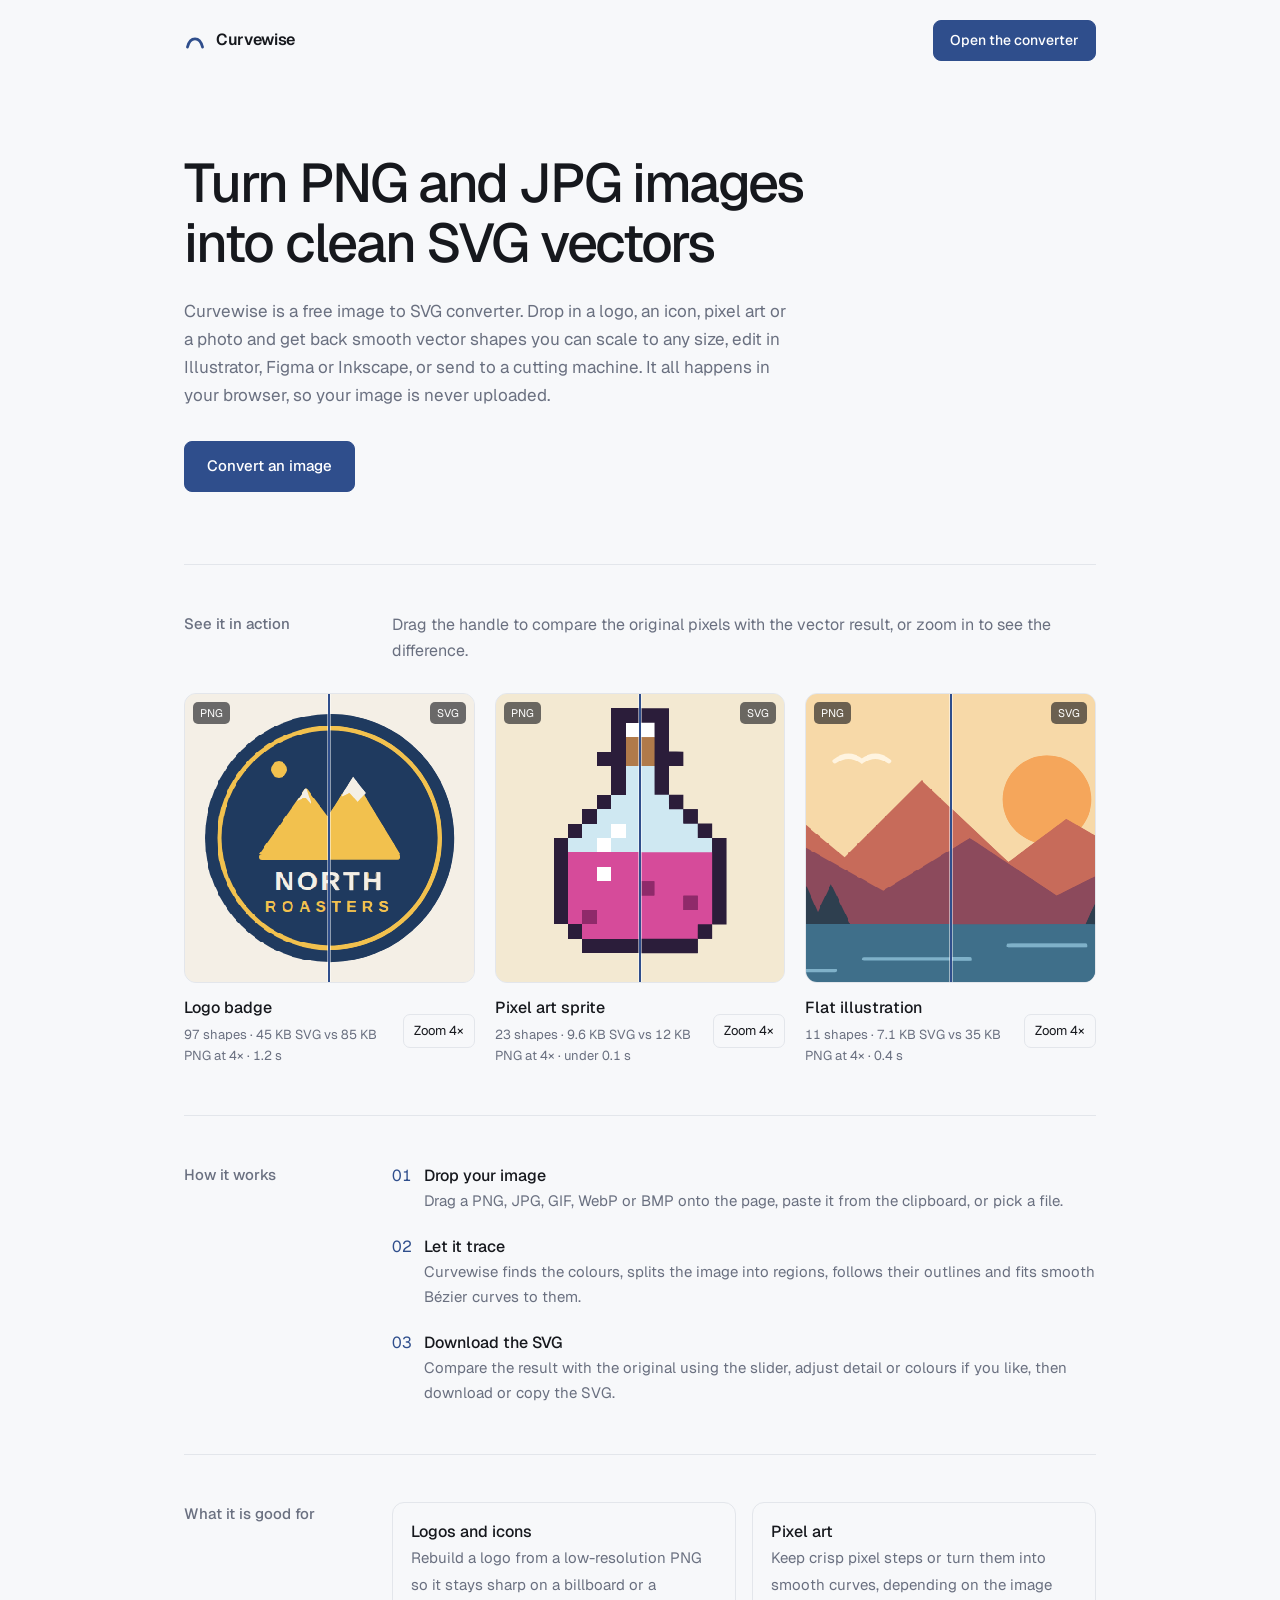
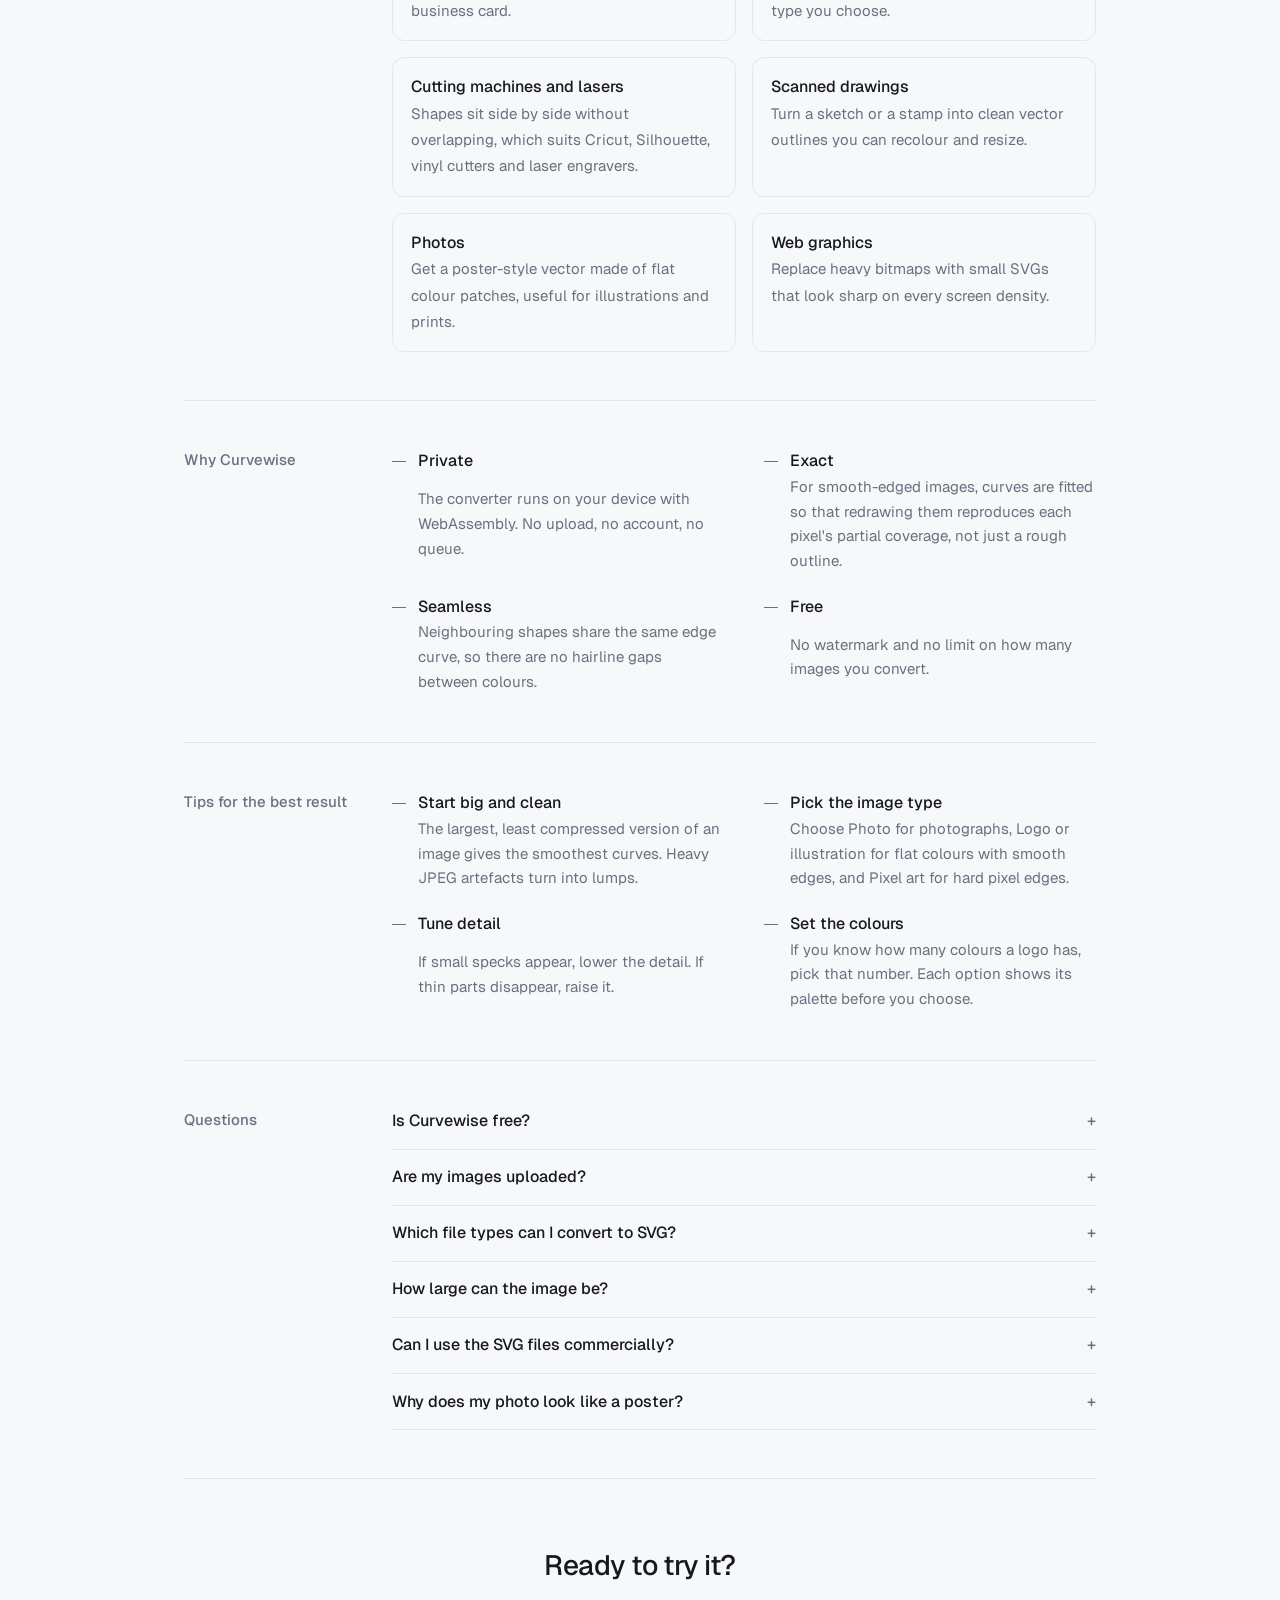
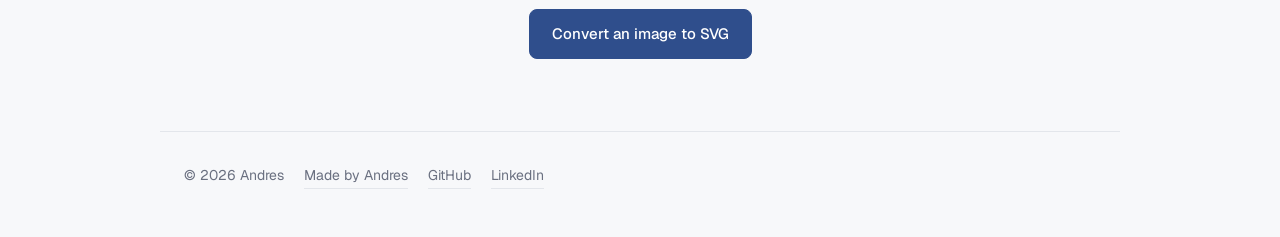
<file: curvewise/learn.html>
<!doctype html>
<html lang="en">
  <head>
    <meta charset="UTF-8" />
    <meta name="viewport" content="width=device-width, initial-scale=1" />
    <title>Convert PNG and JPG to SVG online, free and private | Curvewise</title>
    <meta name="description" content="How Curvewise turns PNG, JPG, GIF and WebP images into SVG vectors in your browser: logos, icons, pixel art and photos, with no upload, no sign-up and no watermark." />
    <link rel="canonical" href="https://0010aor.github.io/curvewise/learn.html" />
    <meta name="theme-color" content="#2f4e8c" />
    <meta property="og:type" content="article" />
    <meta property="og:site_name" content="Curvewise" />
    <meta property="og:title" content="Convert PNG and JPG to SVG online, free and private" />
    <meta property="og:description" content="Turn logos, icons, pixel art and photos into clean SVG vectors without uploading them anywhere." />
    <meta property="og:url" content="https://0010aor.github.io/curvewise/learn.html" />
    <meta property="og:image" content="https://0010aor.github.io/curvewise/og.png" />
    <meta property="og:image:width" content="1200" />
    <meta property="og:image:height" content="630" />
    <meta name="twitter:card" content="summary_large_image" />
    <link rel="icon" href="data:image/svg+xml,%3Csvg xmlns='http://www.w3.org/2000/svg' viewBox='0 0 32 32'%3E%3Cpath d='M5 25C9 9 23 9 27 25' fill='none' stroke='%232f4e8c' stroke-width='4' stroke-linecap='round'/%3E%3C/svg%3E" />
    <link rel="manifest" href="./manifest.webmanifest" />
    <link rel="apple-touch-icon" href="./icon-192.png" />
    <link rel="preconnect" href="https://fonts.googleapis.com" />
    <link rel="preconnect" href="https://fonts.gstatic.com" crossorigin />
    <link href="https://fonts.googleapis.com/css2?family=Geist:wght@400;500;600&display=swap" rel="stylesheet" />
    <script>
      if (!matchMedia('(prefers-reduced-motion: reduce)').matches) document.documentElement.classList.add('motion')
    </script>
    <script type="application/ld+json">
      {
        "@context": "https://schema.org",
        "@type": "FAQPage",
        "mainEntity": [
          {
            "@type": "Question",
            "name": "Is Curvewise free?",
            "acceptedAnswer": { "@type": "Answer", "text": "Yes. There is no sign-up, no limit on the number of images and no watermark on the SVG." }
          },
          {
            "@type": "Question",
            "name": "Are my images uploaded?",
            "acceptedAnswer": { "@type": "Answer", "text": "No. The conversion runs on your device inside the browser. The image never leaves your computer or phone." }
          },
          {
            "@type": "Question",
            "name": "Which file types can I convert to SVG?",
            "acceptedAnswer": { "@type": "Answer", "text": "PNG, JPG/JPEG, GIF, WebP and BMP, or anything else your browser can open as an image. Transparent PNGs keep their transparency." }
          },
          {
            "@type": "Question",
            "name": "How large can the image be?",
            "acceptedAnswer": { "@type": "Answer", "text": "Images up to about 4 megapixels are traced at full size. Larger images are scaled down first so the conversion stays fast." }
          },
          {
            "@type": "Question",
            "name": "Can I use the SVG files commercially?",
            "acceptedAnswer": { "@type": "Answer", "text": "Curvewise puts no restrictions on the files it creates. You still need the rights to the image you converted." }
          },
          {
            "@type": "Question",
            "name": "Why does my photo look like a poster?",
            "acceptedAnswer": { "@type": "Answer", "text": "SVG shapes have flat colours, so a photo becomes many small colour patches. Choose High detail and All colours to keep it closer to the original." }
          }
        ]
      }
    </script>
    <script type="module" crossorigin src="./assets/learn-WmF7d1re.js"></script>
    <link rel="modulepreload" crossorigin href="./assets/motion-CpNFR_lh.js">
    <link rel="stylesheet" crossorigin href="./assets/learn-DTBxcijx.css">
  </head>
  <body class="page">
    <header class="page-top">
      <a class="brand" href="./">
        <svg class="mark" viewBox="0 0 32 32" aria-hidden="true"><path d="M5 25C9 9 23 9 27 25" /></svg>
        <span class="brand-name">Curvewise</span>
      </a>
      <a class="button primary" href="./">Open the converter</a>
    </header>

    <main class="page-main">
      <section class="page-hero">
        <h1 class="headline split" data-split>Turn PNG and JPG images into clean SVG vectors</h1>
        <p class="lead fade" style="--d: 500ms">
          Curvewise is a free image to SVG converter. Drop in a logo, an icon, pixel art or a photo and get back smooth
          vector shapes you can scale to any size, edit in Illustrator, Figma or Inkscape, or send to a cutting machine.
          It all happens in your browser, so your image is never uploaded.
        </p>
        <p class="fade" style="--d: 650ms"><a class="button primary large" href="./">Convert an image</a></p>
      </section>

      <section class="showcase reveal-row" aria-labelledby="showcaseTitle">
        <div class="showcase-head">
          <h2 id="showcaseTitle">See it in action</h2>
          <p>Drag the handle to compare the original pixels with the vector result, or zoom in to see the difference.</p>
        </div>
        <div class="gallery">
          <figure class="example" data-name="logo">
            <div class="compare" style="--ratio: 1">
              <div class="zoomable">
                <img class="before" src="./showcase/logo.png" alt="Original low-resolution PNG of a coffee roaster logo badge" loading="lazy" />
                <img class="after" src="./showcase/logo.svg" alt="The same logo badge converted to a sharp SVG" loading="lazy" />
              </div>
              <input class="slider" type="range" min="0" max="100" value="50" aria-label="Compare original and vector" />
              <span class="tag left">PNG</span><span class="tag right">SVG</span>
            </div>
            <figcaption><b>Logo badge</b><span class="stats"></span><button class="zoom-toggle" type="button" aria-pressed="false">Zoom 4×</button></figcaption>
          </figure>
          <figure class="example" data-name="potion">
            <div class="compare" style="--ratio: 1">
              <div class="zoomable">
                <img class="before" src="./showcase/potion.png" alt="Original pixel art potion sprite" loading="lazy" />
                <img class="after" src="./showcase/potion.svg" alt="The pixel art potion converted to an SVG with crisp pixel edges" loading="lazy" />
              </div>
              <input class="slider" type="range" min="0" max="100" value="50" aria-label="Compare original and vector" />
              <span class="tag left">PNG</span><span class="tag right">SVG</span>
            </div>
            <figcaption><b>Pixel art sprite</b><span class="stats"></span><button class="zoom-toggle" type="button" aria-pressed="false">Zoom 4×</button></figcaption>
          </figure>
          <figure class="example" data-name="landscape">
            <div class="compare" style="--ratio: 1">
              <div class="zoomable">
                <img class="before" src="./showcase/landscape.png" alt="Original flat landscape illustration as a PNG" loading="lazy" />
                <img class="after" src="./showcase/landscape.svg" alt="The landscape illustration converted to an SVG" loading="lazy" />
              </div>
              <input class="slider" type="range" min="0" max="100" value="50" aria-label="Compare original and vector" />
              <span class="tag left">PNG</span><span class="tag right">SVG</span>
            </div>
            <figcaption><b>Flat illustration</b><span class="stats"></span><button class="zoom-toggle" type="button" aria-pressed="false">Zoom 4×</button></figcaption>
          </figure>
        </div>
      </section>

      <section class="row reveal-row">
        <h2>How it works</h2>
        <ol class="steps">
          <li><b>Drop your image</b><span>Drag a PNG, JPG, GIF, WebP or BMP onto the page, paste it from the clipboard, or pick a file.</span></li>
          <li><b>Let it trace</b><span>Curvewise finds the colours, splits the image into regions, follows their outlines and fits smooth Bézier curves to them.</span></li>
          <li><b>Download the SVG</b><span>Compare the result with the original using the slider, adjust detail or colours if you like, then download or copy the SVG.</span></li>
        </ol>
      </section>

      <section class="row reveal-row">
        <h2>What it is good for</h2>
        <ul class="cards">
          <li><b>Logos and icons</b><span>Rebuild a logo from a low-resolution PNG so it stays sharp on a billboard or a business card.</span></li>
          <li><b>Pixel art</b><span>Keep crisp pixel steps or turn them into smooth curves, depending on the image type you choose.</span></li>
          <li><b>Cutting machines and lasers</b><span>Shapes sit side by side without overlapping, which suits Cricut, Silhouette, vinyl cutters and laser engravers.</span></li>
          <li><b>Scanned drawings</b><span>Turn a sketch or a stamp into clean vector outlines you can recolour and resize.</span></li>
          <li><b>Photos</b><span>Get a poster-style vector made of flat colour patches, useful for illustrations and prints.</span></li>
          <li><b>Web graphics</b><span>Replace heavy bitmaps with small SVGs that look sharp on every screen density.</span></li>
        </ul>
      </section>

      <section class="row reveal-row">
        <h2>Why Curvewise</h2>
        <ul class="points">
          <li><b>Private</b><span>The converter runs on your device with WebAssembly. No upload, no account, no queue.</span></li>
          <li><b>Exact</b><span>For smooth-edged images, curves are fitted so that redrawing them reproduces each pixel's partial coverage, not just a rough outline.</span></li>
          <li><b>Seamless</b><span>Neighbouring shapes share the same edge curve, so there are no hairline gaps between colours.</span></li>
          <li><b>Free</b><span>No watermark and no limit on how many images you convert.</span></li>
        </ul>
      </section>

      <section class="row reveal-row">
        <h2>Tips for the best result</h2>
        <ul class="points">
          <li><b>Start big and clean</b><span>The largest, least compressed version of an image gives the smoothest curves. Heavy JPEG artefacts turn into lumps.</span></li>
          <li><b>Pick the image type</b><span>Choose Photo for photographs, Logo or illustration for flat colours with smooth edges, and Pixel art for hard pixel edges.</span></li>
          <li><b>Tune detail</b><span>If small specks appear, lower the detail. If thin parts disappear, raise it.</span></li>
          <li><b>Set the colours</b><span>If you know how many colours a logo has, pick that number. Each option shows its palette before you choose.</span></li>
        </ul>
      </section>

      <section class="row reveal-row">
        <h2>Questions</h2>
        <div class="faq">
          <details>
            <summary>Is Curvewise free?</summary>
            <p>Yes. There is no sign-up, no limit on the number of images and no watermark on the SVG.</p>
          </details>
          <details>
            <summary>Are my images uploaded?</summary>
            <p>No. The conversion runs on your device inside the browser. The image never leaves your computer or phone.</p>
          </details>
          <details>
            <summary>Which file types can I convert to SVG?</summary>
            <p>PNG, JPG/JPEG, GIF, WebP and BMP, or anything else your browser can open as an image. Transparent PNGs keep their transparency.</p>
          </details>
          <details>
            <summary>How large can the image be?</summary>
            <p>Images up to about 4 megapixels are traced at full size. Larger images are scaled down first so the conversion stays fast.</p>
          </details>
          <details>
            <summary>Can I use the SVG files commercially?</summary>
            <p>Curvewise puts no restrictions on the files it creates. You still need the rights to the image you converted.</p>
          </details>
          <details>
            <summary>Why does my photo look like a poster?</summary>
            <p>SVG shapes have flat colours, so a photo becomes many small colour patches. Choose High detail and All colours to keep it closer to the original.</p>
          </details>
        </div>
      </section>

      <section class="page-cta reveal-row">
        <p>Ready to try it?</p>
        <a class="button primary large" href="./">Convert an image to SVG</a>
      </section>
    </main>

    <footer class="page-footer">
      <span>© 2026 Andres</span>
      <a class="underline" href="https://0010aor.github.io/" target="_blank" rel="noopener">Made by Andres</a>
      <a class="underline" href="https://github.com/0010aor" target="_blank" rel="noopener">GitHub</a>
      <a class="underline" href="https://www.linkedin.com/in/0010aor/" target="_blank" rel="noopener">LinkedIn</a>
    </footer>

  </body>
</html>
</file>
<file: curvewise/assets/main-CWFYL4Lv.css>
:root{--ease:cubic-bezier(.16, 1, .3, 1);--bg:#f7f8fa;--panel:#fff;--ink:#16181d;--muted:#6a7080;--rule:#e3e6eb;--hover:#eceff4;--accent:#2f4e8c;--accent-ink:#fff;--accent-soft:color-mix(in srgb, var(--accent) 9%, transparent);--live:#2e9e5b;--canvas:#eef0f4;--checker:#e2e5ea;--danger:#b4322f;--danger-soft:#fbeeee;--shadow:0 1px 2px #16181d0d, 0 12px 32px -12px #16181d2e;--focus:0 0 0 3px color-mix(in srgb, var(--accent) 35%, transparent);--lightningcss-light:initial;--lightningcss-dark: ;color-scheme:light}@media (prefers-color-scheme:dark){:root{--bg:#101216;--panel:#14161b;--ink:#eceef2;--muted:#8e95a3;--rule:#23262d;--hover:#1a1d23;--accent:#8fa9e0;--accent-ink:#0f1115;--live:#3dbb6f;--canvas:#0c0d10;--checker:#15171c;--danger:#ff8a85;--danger-soft:#331b1b;--shadow:0 1px 2px #00000080, 0 16px 40px -16px #0009;--lightningcss-light: ;--lightningcss-dark:initial;color-scheme:dark}}[hidden]{display:none!important}*{box-sizing:border-box}html,body{height:100%;margin:0}body{background:var(--bg);color:var(--ink);-webkit-font-smoothing:antialiased;flex-direction:column;font:400 14px/1.5 Geist,ui-sans-serif,system-ui,-apple-system,Segoe UI,sans-serif;display:flex}a{color:inherit;text-decoration:none}.visually-hidden,.sr-only{clip-path:inset(50%);white-space:nowrap;width:1px;height:1px;position:absolute;overflow:hidden}:focus-visible{box-shadow:var(--focus);border-radius:6px;outline:none}.job-line{z-index:60;background:var(--accent);transform-origin:0;height:2px;transform:scaleX(var(--p,0));opacity:0;transition:transform .3s var(--ease), opacity .4s var(--ease);pointer-events:none;position:fixed;top:0;left:0;right:0}.job-line.on{opacity:1}.topbar{border-bottom:1px solid var(--rule);flex-wrap:wrap;justify-content:space-between;align-items:center;gap:12px;padding:12px 20px;display:flex}.brand{align-items:baseline;gap:10px;display:flex}.mark{fill:none;width:22px;height:22px;stroke:var(--accent);stroke-width:4px;stroke-linecap:round;align-self:center}html.motion .mark path{stroke-dasharray:40;stroke-dashoffset:40px;animation:draw 1.4s var(--ease) .2s forwards}@keyframes draw{to{stroke-dashoffset:0}}.brand-name{letter-spacing:-.02em;font-size:16px;font-weight:600}.byline{color:var(--muted);font-size:13px}.underline{background:linear-gradient(var(--accent), var(--accent)) 0 100% / 0 1px no-repeat, linear-gradient(var(--rule), var(--rule)) 0 100% / 100% 1px no-repeat;transition:background-size .5s var(--ease), color .3s;padding-bottom:2px}.underline:hover{color:var(--accent);background-size:100% 1px,100% 1px}.actions{flex-wrap:wrap;align-items:center;gap:8px;display:flex}.icon-link{width:34px;height:34px;color:var(--muted);border-radius:8px;place-items:center;transition:color .3s,background .3s;display:grid}.icon-link:hover{color:var(--ink);background:var(--hover)}.icon-link svg{fill:currentColor;width:18px;height:18px}.button{appearance:none;border:1px solid var(--rule);background:var(--panel);color:var(--ink);font:inherit;cursor:pointer;white-space:nowrap;transition:border-color .3s var(--ease), background .3s var(--ease), transform .4s var(--ease);border-radius:8px;padding:7px 14px;font-weight:500}.button:hover:not(:disabled){border-color:color-mix(in srgb, var(--accent) 60%, var(--rule))}.button:active:not(:disabled){transform:scale(.97)}.button:disabled{opacity:.4;cursor:default}.button.primary{background:var(--accent);border-color:var(--accent);color:var(--accent-ink)}.button.small{padding:3px 10px}label.button:focus-within{box-shadow:var(--focus)}.layout{flex:1;grid-template-columns:300px 1fr;grid-template-areas:"panel viewer";min-height:0;display:grid}.panel{border-right:1px solid var(--rule);flex-direction:column;grid-area:panel;gap:24px;padding:20px;display:flex;overflow-y:auto}html.motion .stagger,html.motion .reveal{opacity:0;animation:rise .9s var(--ease) forwards;animation-delay:calc(.15s + var(--i,0) * 90ms);transform:translateY(8px)}html.motion .reveal{animation-delay:0s}@keyframes rise{to{opacity:1;transform:none}}.viewer{flex-direction:column;grid-area:viewer;min-width:0;min-height:0;display:flex;position:relative}.group{border:0;min-width:0;margin:0;padding:0}.group legend,.group h2{color:var(--muted);margin:0 0 10px;padding:0;font-size:12px;font-weight:500}.tiles{grid-template-columns:1fr;grid-auto-rows:1fr;gap:6px;display:grid}.tile{border:1px solid var(--rule);cursor:pointer;transition:border-color .35s var(--ease), background .35s var(--ease);border-radius:9px;align-items:center;gap:10px;padding:10px 12px;font-weight:500;display:flex;position:relative}.tile span:not(.tip){transition:transform .6s var(--ease)}.tile:hover{background:var(--hover)}.tile:hover span:not(.tip){transform:translate(3px)}.tile input{accent-color:var(--accent);flex:none;margin:0}.tile:has(input:checked){border-color:var(--accent);background:var(--accent-soft)}.tile:has(input:focus-visible){box-shadow:var(--focus)}.tip{clip-path:inset(50%);width:1px;height:1px;position:absolute;overflow:hidden}.floating-tip{z-index:50;background:var(--ink);max-width:260px;color:var(--bg);box-shadow:var(--shadow);pointer-events:none;animation:tip-in .35s var(--ease);border-radius:8px;padding:8px 11px;font-size:12.5px;line-height:1.45;position:fixed}@keyframes tip-in{0%{opacity:0;transform:translate(-4px)}}.segmented{background:var(--hover);border-radius:9px;gap:2px;padding:3px;display:flex}.segmented button,.segmented label{appearance:none;color:var(--muted);font:inherit;cursor:pointer;text-align:center;transition:color .3s, background .3s var(--ease), box-shadow .3s var(--ease);background:0 0;border:0;border-radius:7px;flex:1;padding:6px 4px;font-weight:500}.segmented input{opacity:0;pointer-events:none;position:absolute}.segmented button[aria-pressed=true]{background:var(--panel);color:var(--ink);box-shadow:0 1px 3px #16181d1a}.segmented label:has(input:checked){background:var(--panel);color:var(--ink);box-shadow:0 1px 3px #16181d1a}.segmented label:has(input:focus-visible){box-shadow:var(--focus)}.segmented.small button{padding:3px 10px}.hint{color:var(--muted);margin:8px 0 0;font-size:12.5px}.split-button{display:flex;position:relative}.split-button .button:first-child{border-radius:8px 0 0 8px}.split-button .more{border-left:1px solid color-mix(in srgb, var(--accent-ink) 25%, transparent);border-radius:0 8px 8px 0;padding:7px 10px}.split-button .more:after{content:"";border-bottom:1.5px solid;border-right:1.5px solid;width:7px;height:7px;display:block;transform:rotate(45deg)translateY(-2px)}.menu{z-index:40;border:1px solid var(--rule);background:var(--panel);width:300px;box-shadow:var(--shadow);animation:drop-open .35s var(--ease);border-radius:10px;margin:0;padding:4px;list-style:none;position:absolute;top:calc(100% + 6px);right:0}.menu li{cursor:pointer;border-radius:7px;gap:2px;padding:8px 10px;display:grid}.menu li:hover,.menu li:focus{background:var(--hover);outline:none}.menu b{font-weight:500}.menu span{color:var(--muted);font-size:12.5px}#colorsGroup{z-index:10;position:relative}.picker{position:relative}.picker-button,.picker-list li{justify-content:space-between;align-items:center;gap:10px;width:100%;display:flex}.picker-button{appearance:none;border:1px solid var(--rule);background:var(--panel);color:var(--ink);font:inherit;cursor:pointer;text-align:left;transition:border-color .3s var(--ease);border-radius:9px;padding:8px 10px}.picker-button:hover{border-color:color-mix(in srgb, var(--accent) 60%, var(--rule))}.picker-button:after{content:"";border-right:1.5px solid var(--muted);border-bottom:1.5px solid var(--muted);width:7px;height:7px;transition:transform .4s var(--ease);flex:none;transform:rotate(45deg)translateY(-2px)}.picker-button[aria-expanded=true]:after{transform:rotate(-135deg)translate(-2px,-1px)}.picker-list{z-index:30;border:1px solid var(--rule);background:var(--panel);max-height:320px;box-shadow:var(--shadow);transform-origin:top;animation:drop-open .35s var(--ease);border-radius:10px;margin:0;padding:4px;list-style:none;position:absolute;top:calc(100% + 6px);left:0;right:0;overflow-y:auto}@keyframes drop-open{0%{opacity:0;transform:translateY(-4px)scaleY(.96)}}.picker-list li{cursor:pointer;border-radius:7px;padding:6px 8px;transition:background .2s}.picker-list li:hover{background:var(--hover)}.picker-list li[aria-selected=true]{background:var(--accent-soft);font-weight:600}.picker-list li.active{outline:1.5px solid var(--accent);outline-offset:-1.5px}.option-label{white-space:nowrap}.swatches{flex-wrap:wrap;justify-content:flex-end;gap:2px;min-width:0;display:flex}.swatch{background-image:linear-gradient(var(--c), var(--c)), conic-gradient(#ccc 25%, #fff 0 50%, #ccc 0 75%, #fff 0);background-size:100% 100%,8px 8px;border-radius:3px;width:14px;height:14px;box-shadow:inset 0 0 0 1px #7f7f7f66}html.motion .picker-list .swatch,html.motion .picker-button .swatch{animation:pop .5s var(--ease) backwards}.swatch:nth-child(2){animation-delay:30ms}.swatch:nth-child(3){animation-delay:60ms}.swatch:nth-child(4){animation-delay:90ms}.swatch:nth-child(5){animation-delay:.12s}.swatch:nth-child(6){animation-delay:.15s}.swatch:nth-child(n+7){animation-delay:.18s}@keyframes pop{0%{opacity:0;transform:scale(.4)}}.swatch-more{color:var(--muted);font-size:12px}.stats{grid-template-columns:auto 1fr;margin:0;display:grid}.stats dt,.stats dd{border-top:1px solid var(--rule);padding:6px 0}.stats dt:first-of-type,.stats dd:first-of-type{border-top:0}.stats dt{color:var(--muted)}.stats dd{text-align:right;font-variant-numeric:tabular-nums;margin:0}html.motion .stats.fresh dt,html.motion .stats.fresh dd{animation:rise .7s var(--ease) backwards}.error-box{background:var(--danger-soft);color:var(--danger);border-radius:10px;margin-top:12px;padding:10px 12px}.error-box p{margin:0 0 8px}.privacy{border-top:1px solid var(--rule);color:var(--muted);gap:10px;margin-top:auto;padding-top:16px;font-size:12.5px;display:grid}.privacy p{margin:0}.private{align-items:baseline;gap:10px;display:flex}.dot{background:var(--live);width:7px;height:7px;box-shadow:0 0 0 0 color-mix(in srgb, var(--live) 55%, transparent);border-radius:50%;flex:none;display:inline-block;transform:translateY(-1px)}html.motion .dot{animation:pulse 2.4s var(--ease) infinite}@keyframes pulse{70%,to{box-shadow:0 0 0 .5rem color-mix(in srgb, var(--live) 0%, transparent)}}.credits{flex-wrap:wrap;gap:14px;display:flex}.link-button{appearance:none;font:inherit;color:inherit;cursor:pointer;background:0 0;border:0;padding:0 0 2px}.drop{isolation:isolate;text-align:center;flex-direction:column;flex:1;justify-content:center;align-items:center;gap:44px;padding:40px clamp(20px,5vw,64px);display:flex;position:relative;overflow:hidden auto}.hero{flex-direction:column;align-items:center;max-width:640px;display:flex;position:relative}.eyebrow{color:var(--muted);align-items:center;gap:8px;margin:0 0 18px;font-size:13px;display:inline-flex}.headline{letter-spacing:-.035em;text-wrap:balance;margin:0;font-size:clamp(32px,4.6vw,56px);font-weight:500;line-height:1.08}.intro{max-width:34rem;color:var(--muted);margin:18px 0 0;font-size:16px;line-height:1.6}.split .w{vertical-align:top;margin-bottom:-.12em;padding-bottom:.12em;display:inline-block;overflow:hidden}.split .w>span{display:inline-block}html.motion .split .w>span{transform-origin:0 100%;transition:transform 1.2s var(--ease);transition-delay:calc(var(--d,0s) + var(--i) * 55ms);transform:translateY(115%)rotate(4deg)}html.motion .split.in .w>span{transform:none}html.motion .fade{opacity:0;transition:opacity 1s var(--ease), transform 1s var(--ease);transition-delay:var(--d,0s);transform:translateY(10px)}html.motion .fade.in{opacity:1;transform:none}.drop-card{background:color-mix(in srgb, var(--bg) 90%, transparent);-webkit-backdrop-filter:blur(4px);backdrop-filter:blur(4px);border:1.5px dashed color-mix(in srgb, var(--muted) 45%, transparent);width:min(560px,100%);transition:border-color .4s var(--ease), background .4s var(--ease), transform .6s var(--ease);border-radius:14px;margin:36px auto 0;padding:52px 32px}.drop-card p{margin:6px 0 0;font-size:15px}.drop-card .hint{font-size:13px}.drop-card svg{fill:none;width:42px;height:42px;stroke:var(--accent);stroke-width:2.5px;stroke-linecap:round;stroke-linejoin:round;transition:transform .6s var(--ease);margin-bottom:6px}.drop-card:hover svg,.drop.over .drop-card svg{transform:translateY(-3px)}.drop.over .drop-card{border-color:var(--accent);background:var(--accent-soft);transform:scale(1.015)}.link{color:var(--accent);cursor:pointer;text-underline-offset:3px;text-decoration:underline}.link:focus-within{box-shadow:var(--focus)}.backdrop{z-index:-1;pointer-events:none;position:absolute;inset:0;overflow:hidden}.grid{background-image:linear-gradient(color-mix(in srgb, var(--muted) 7%, transparent) 1px, transparent 1px), linear-gradient(90deg, color-mix(in srgb, var(--muted) 7%, transparent) 1px, transparent 1px);background-position:50%;background-size:24px 24px;position:absolute;inset:0;-webkit-mask-image:radial-gradient(120% 100% at 75% 80%,#000 25%,#0000 85%);mask-image:radial-gradient(120% 100% at 75% 80%,#000 25%,#0000 85%)}html.motion .grid{opacity:0;animation:2.6s .2s forwards grid-in,40s linear infinite grid-drift}@keyframes grid-in{to{opacity:1}}@keyframes grid-drift{to{background-position:calc(50% + 24px) calc(50% + 24px)}}.demo{opacity:.6;width:max(360px,min(46vw,64vh,760px));height:auto;position:absolute;bottom:0;right:0;translate:36% 34%;-webkit-mask-image:radial-gradient(circle,#000 45%,#0000 75%);mask-image:radial-gradient(circle,#000 45%,#0000 75%)}html.motion .demo{opacity:0;animation:2.4s .6s forwards backdrop-in}@keyframes backdrop-in{to{opacity:.6}}.demo .px{fill:var(--muted);opacity:.18;transform-box:fill-box;transform-origin:50%}.demo .stairs{fill:none;stroke:var(--muted);stroke-width:1px;opacity:.55}.demo .curve{fill:var(--accent-soft);stroke:var(--accent);stroke-width:2.5px;stroke-linecap:round}.demo .handle{stroke:var(--accent);stroke-width:1px;opacity:.6}.demo .node{fill:var(--panel);stroke:var(--accent);stroke-width:1.5px}html.motion .demo .px{animation:px-cycle 7s var(--ease) infinite;animation-delay:calc(var(--k) * 12ms)}html.motion .demo .stairs{animation:stairs-cycle 7s var(--ease) infinite}html.motion .demo .curve{stroke-dasharray:460;animation:curve-cycle 7s var(--ease) infinite}html.motion .demo .handle,html.motion .demo .node{animation:nodes-cycle 7s var(--ease) infinite}@keyframes px-cycle{0%{opacity:0;transform:scale(.6)}10%,45%{opacity:.18;transform:none}60%,to{opacity:0;transform:none}}@keyframes stairs-cycle{0%,12%{opacity:0}20%,50%{opacity:.55}62%,to{opacity:0}}@keyframes curve-cycle{0%,25%{stroke-dashoffset:460px;fill-opacity:0;opacity:1}50%{stroke-dashoffset:0;fill-opacity:0}62%,92%{stroke-dashoffset:0;fill-opacity:1;opacity:1}to{stroke-dashoffset:0;fill-opacity:0;opacity:0}}@keyframes nodes-cycle{0%,48%{opacity:0}56%,88%{opacity:1}to{opacity:0}}.features{border:1px solid var(--rule);background:color-mix(in srgb, var(--bg) 90%, transparent);-webkit-backdrop-filter:blur(4px);backdrop-filter:blur(4px);border-radius:14px;grid-template-columns:repeat(3,minmax(0,1fr));width:min(760px,100%);margin:0;padding:0;list-style:none;display:grid;position:relative}.features li{padding:16px 18px}.features li+li{border-left:1px solid var(--rule)}.features b{font-weight:500;display:block}.features span{color:var(--muted);font-size:13px}.usage{color:var(--muted);font-variant-numeric:tabular-nums;margin:-20px 0 0;font-size:13px}.usage b{color:var(--ink);font-weight:500}html.motion .usage{animation:rise .9s var(--ease)}.canvas{cursor:grab;background-color:var(--canvas);background-image:conic-gradient(var(--checker) 25%, transparent 0 50%, var(--checker) 0 75%, transparent 0);touch-action:none;background-size:20px 20px;flex:1;position:relative;overflow:hidden}html.motion .canvas{animation:rise .8s var(--ease)}.canvas.panning{cursor:grabbing}.content{transform-origin:0 0;position:absolute;top:0;left:0}.content img{-webkit-user-select:none;user-select:none;width:100%;height:100%;position:absolute;top:0;left:0}#original{image-rendering:pixelated}html.motion #vector.wipe{animation:wipe 1.1s var(--ease)}@keyframes wipe{0%{opacity:0;filter:blur(6px)}}.split-handle{cursor:ew-resize;touch-action:none;justify-content:center;width:28px;margin-left:-14px;display:flex;position:absolute;top:0;bottom:0}.split-handle span{background:var(--accent);width:1.5px;box-shadow:0 0 0 1px #ffffff80}.split-handle span:after{content:"";background:var(--accent);width:26px;height:26px;box-shadow:var(--shadow);transition:transform .4s var(--ease);border:2px solid #fff;border-radius:50%;margin:-13px 0 0 -13px;position:absolute;top:50%;left:50%}.split-handle:hover span:after,.split-handle:focus-visible span:after{transform:scale(1.12)}.tag{-webkit-backdrop-filter:blur(6px);backdrop-filter:blur(6px);color:#fff;pointer-events:none;background:#10121699;border-radius:6px;padding:3px 9px;font-size:12px;position:absolute;top:12px}.tag.left{left:12px}.tag.right{right:12px}.job{background:var(--panel);border:1px solid var(--rule);width:min(360px,100% - 32px);box-shadow:var(--shadow);border-radius:12px;gap:8px;padding:12px 14px;display:grid;position:absolute;bottom:18px;left:50%;translate:-50%}html.motion .job{animation:rise .5s var(--ease)}.job-row{justify-content:space-between;align-items:center;gap:12px;display:flex}.job-row .hint{margin:0}#jobPercent{font-variant-numeric:tabular-nums;color:var(--muted)}.bar{background:var(--hover);border-radius:2px;height:4px;overflow:hidden}.bar span{background:var(--accent);width:0;height:100%;transition:width .3s var(--ease);border-radius:2px;display:block}.toolbar{border-top:1px solid var(--rule);flex-wrap:wrap;justify-content:space-between;align-items:center;gap:12px;padding:8px 14px;display:flex}.zoom{align-items:center;gap:6px;display:flex}#zoomLabel{text-align:right;min-width:48px;color:var(--muted);font-variant-numeric:tabular-nums}dialog{border:1px solid var(--rule);background:var(--panel);max-width:min(520px,100% - 32px);color:var(--ink);box-shadow:var(--shadow);border-radius:14px;padding:22px 24px}dialog[open]{animation:rise .5s var(--ease)}dialog::backdrop{-webkit-backdrop-filter:blur(2px);backdrop-filter:blur(2px);background:#10121673}dialog h2{letter-spacing:-.02em;margin:0 0 8px;font-size:18px;font-weight:600}dialog h3{margin:18px 0 4px;font-size:14px;font-weight:500}dialog p,dialog ul{color:var(--muted);margin:0}dialog form{text-align:right;margin-top:20px}@media (prefers-reduced-motion:reduce){*{transition:none!important;animation:none!important}}@media (max-width:760px){.demo{width:110vw;top:0;bottom:auto;translate:38% -22%}body{height:auto;min-height:100%}.layout{grid-template-columns:1fr;grid-template-areas:"viewer""panel"}.viewer,.canvas{min-height:62vh}.drop{padding:28px 18px}.features{grid-template-columns:1fr}.features li+li{border-left:0;border-top:1px solid var(--rule)}.panel{border-right:0;border-top:1px solid var(--rule);overflow:visible}.actions{width:100%}.actions .button{text-align:center;flex:1}}
</file>
<file: curvewise/assets/learn-DTBxcijx.css>
:root{--ease:cubic-bezier(.16, 1, .3, 1);--bg:#f7f8fa;--panel:#fff;--ink:#16181d;--muted:#6a7080;--rule:#e3e6eb;--hover:#eceff4;--accent:#2f4e8c;--accent-ink:#fff;--accent-soft:color-mix(in srgb, var(--accent) 9%, transparent);--live:#2e9e5b;--canvas:#eef0f4;--checker:#e2e5ea;--danger:#b4322f;--danger-soft:#fbeeee;--shadow:0 1px 2px #16181d0d, 0 12px 32px -12px #16181d2e;--focus:0 0 0 3px color-mix(in srgb, var(--accent) 35%, transparent);--lightningcss-light:initial;--lightningcss-dark: ;color-scheme:light}@media (prefers-color-scheme:dark){:root{--bg:#101216;--panel:#14161b;--ink:#eceef2;--muted:#8e95a3;--rule:#23262d;--hover:#1a1d23;--accent:#8fa9e0;--accent-ink:#0f1115;--live:#3dbb6f;--canvas:#0c0d10;--checker:#15171c;--danger:#ff8a85;--danger-soft:#331b1b;--shadow:0 1px 2px #00000080, 0 16px 40px -16px #0009;--lightningcss-light: ;--lightningcss-dark:initial;color-scheme:dark}}*{box-sizing:border-box}body.page{background:var(--bg);color:var(--ink);-webkit-font-smoothing:antialiased;margin:0;font:400 16px/1.65 Geist,ui-sans-serif,system-ui,-apple-system,Segoe UI,sans-serif}a{color:inherit;text-decoration:none}.sr-only{clip-path:inset(50%);white-space:nowrap;width:1px;height:1px;position:absolute;overflow:hidden}:focus-visible{outline:2px solid var(--accent);outline-offset:3px;border-radius:4px}.page-top,.page-main,.page-footer{max-width:60rem;margin:0 auto;padding-left:1.5rem;padding-right:1.5rem}.page-top{justify-content:space-between;align-items:center;padding-top:1.25rem;padding-bottom:1.25rem;display:flex}.brand{align-items:center;gap:10px;display:flex}.mark{fill:none;width:22px;height:22px;stroke:var(--accent);stroke-width:4px;stroke-linecap:round}.brand-name{letter-spacing:-.02em;font-weight:600}.button{border:1px solid var(--rule);transition:transform .4s var(--ease), background .3s var(--ease);border-radius:8px;padding:8px 16px;font-size:14px;font-weight:500;display:inline-block}.button.primary{background:var(--accent);border-color:var(--accent);color:var(--accent-ink)}.button.large{padding:12px 22px;font-size:15px}.button:hover{transform:translateY(-1px)}.underline{background:linear-gradient(var(--accent), var(--accent)) 0 100% / 0 1px no-repeat, linear-gradient(var(--rule), var(--rule)) 0 100% / 100% 1px no-repeat;transition:background-size .5s var(--ease), color .3s;padding-bottom:2px}.underline:hover{color:var(--accent);background-size:100% 1px,100% 1px}.page-hero{padding:4.5rem 0 3.5rem}.headline{letter-spacing:-.035em;text-wrap:balance;max-width:18ch;margin:0;font-size:clamp(2rem,4.6vw,3.4rem);font-weight:500;line-height:1.1}.lead{max-width:38rem;color:var(--muted);margin:1.5rem 0 2rem;font-size:1.0625rem}.split .w{vertical-align:top;margin-bottom:-.12em;padding-bottom:.12em;display:inline-block;overflow:hidden}.split .w>span{display:inline-block}html.motion .split .w>span{transform-origin:0 100%;transition:transform 1.2s var(--ease);transition-delay:calc(var(--d,0s) + var(--i) * 45ms);transform:translateY(115%)rotate(4deg)}html.motion .split.in .w>span{transform:none}html.motion .fade{opacity:0;transition:opacity 1s var(--ease), transform 1s var(--ease);transition-delay:var(--d,0s);transform:translateY(10px)}html.motion .fade.in{opacity:1;transform:none}.showcase{padding:3rem 0;position:relative}.showcase:before{content:"";background:var(--rule);transform-origin:0;height:1px;position:absolute;top:0;left:0;right:0}.showcase-head{grid-template-columns:11rem 1fr;gap:2rem;margin-bottom:1.75rem;display:grid}.showcase-head h2{color:var(--muted);margin:0;font-size:.9375rem;font-weight:500}.showcase-head p{color:var(--muted);margin:0}.gallery{grid-template-columns:repeat(3,minmax(0,1fr));gap:1.25rem;display:grid}.example{align-content:start;gap:.75rem;margin:0;display:grid}.compare{aspect-ratio:var(--ratio);border:1px solid var(--rule);background:var(--hover);border-radius:12px;position:relative;overflow:hidden}.zoomable{transition:transform .7s var(--ease);transform-origin:var(--zx,50%) var(--zy,50%);position:absolute;inset:0}.example.zoomed .zoomable{transform:scale(4)}.compare img{width:100%;height:100%;position:absolute;inset:0}.compare .before{image-rendering:pixelated}.compare .after{clip-path:inset(0 0 0 var(--split,50%))}.compare:after{content:"";top:0;bottom:0;left:var(--split,50%);background:var(--accent);pointer-events:none;width:2px;margin-left:-1px;position:absolute;box-shadow:0 0 0 1px #ffffff80}.slider{opacity:0;cursor:ew-resize;width:100%;height:100%;margin:0;position:absolute;inset:0}.slider:focus-visible+.tag{outline:none}.compare:has(.slider:focus-visible){box-shadow:0 0 0 3px color-mix(in srgb, var(--accent) 35%, transparent)}.compare .tag{color:#fff;pointer-events:none;background:#10121699;border-radius:5px;padding:2px 7px;font-size:11px;position:absolute;top:8px}.compare .tag.left{left:8px}.compare .tag.right{right:8px}.example figcaption{grid-template-columns:1fr auto;align-items:center;gap:.15rem .75rem;display:grid}.example figcaption b{font-weight:500}.example .stats{color:var(--muted);font-variant-numeric:tabular-nums;grid-column:1;font-size:.8125rem}.zoom-toggle{appearance:none;border:1px solid var(--rule);color:var(--ink);font:inherit;cursor:pointer;transition:border-color .3s var(--ease);background:0 0;border-radius:7px;grid-area:1/2/span 2;padding:5px 10px;font-size:.8125rem}.zoom-toggle:hover,.zoom-toggle[aria-pressed=true]{border-color:var(--accent)}html.motion .showcase:before{transition:transform 1.4s var(--ease);transform:scaleX(0)}html.motion .showcase.in:before{transform:none}.row{grid-template-columns:11rem 1fr;gap:2rem;padding:3rem 0;display:grid;position:relative}.row:before{content:"";background:var(--rule);transform-origin:0;height:1px;position:absolute;top:0;left:0;right:0}.row h2{color:var(--muted);margin:0;font-size:.9375rem;font-weight:500}html.motion .reveal-row:before{transition:transform 1.4s var(--ease);transform:scaleX(0)}html.motion .reveal-row.in:before{transform:none}html.motion .reveal-row>*{opacity:0;transition:opacity .9s var(--ease), transform .9s var(--ease);transition-delay:.15s;transform:translateY(8px)}html.motion .reveal-row.in>*{opacity:1;transform:none}.steps,.cards,.points{margin:0;padding:0;list-style:none}.steps{counter-reset:step;gap:1.25rem;display:grid}.steps li{counter-increment:step;grid-template-columns:2rem 1fr;display:grid}.steps li:before{content:counter(step, decimal-leading-zero);color:var(--accent);font-variant-numeric:tabular-nums;grid-row:span 2}.steps b,.cards b,.points b{font-weight:500;display:block}.steps span,.cards span,.points span{color:var(--muted);font-size:.9375rem}.cards{grid-template-columns:repeat(2,minmax(0,1fr));gap:1rem;display:grid}.cards li{border:1px solid var(--rule);transition:border-color .4s var(--ease), transform .6s var(--ease);border-radius:12px;padding:1rem 1.1rem}.cards li:hover{border-color:color-mix(in srgb, var(--accent) 50%, var(--rule));transform:translateY(-2px)}.points{grid-template-columns:repeat(2,minmax(0,1fr));gap:1.25rem 2.5rem;display:grid}.points li{grid-template-columns:.9rem 1fr;column-gap:.75rem;display:grid}.points li:before{content:"";background:var(--muted);grid-row:span 2;height:1px;margin-top:.8em}.faq details{border-bottom:1px solid var(--rule);padding:.9rem 0}.faq details:first-child{padding-top:0}.faq summary{cursor:pointer;justify-content:space-between;gap:1rem;font-weight:500;list-style:none;display:flex}.faq summary::-webkit-details-marker{display:none}.faq summary:after{content:"+";color:var(--muted);transition:transform .4s var(--ease)}.faq details[open] summary:after{transform:rotate(45deg)}.faq p{color:var(--muted);max-width:38rem;margin:.5rem 0 0}.page-cta{text-align:center;padding:4rem 0 4.5rem;position:relative}.page-cta:before{content:"";background:var(--rule);transform-origin:0;height:1px;position:absolute;top:0;left:0;right:0}.page-cta p{letter-spacing:-.02em;margin:0 0 1.25rem;font-size:clamp(1.375rem,3vw,1.75rem);font-weight:500}.page-footer{color:var(--muted);border-top:1px solid var(--rule);flex-wrap:wrap;gap:1.25rem;padding-top:2rem;padding-bottom:3rem;font-size:.875rem;display:flex}@media (prefers-reduced-motion:reduce){*{transition:none!important;animation:none!important}}@media (max-width:960px){.gallery{grid-template-columns:1fr;max-width:30rem}}@media (max-width:760px){.showcase-head{grid-template-columns:1fr;gap:.5rem}.row{grid-template-columns:1fr;gap:1.25rem;padding:2.5rem 0}.cards,.points{grid-template-columns:1fr}.page-hero{padding:3rem 0 2.5rem}}
</file>
